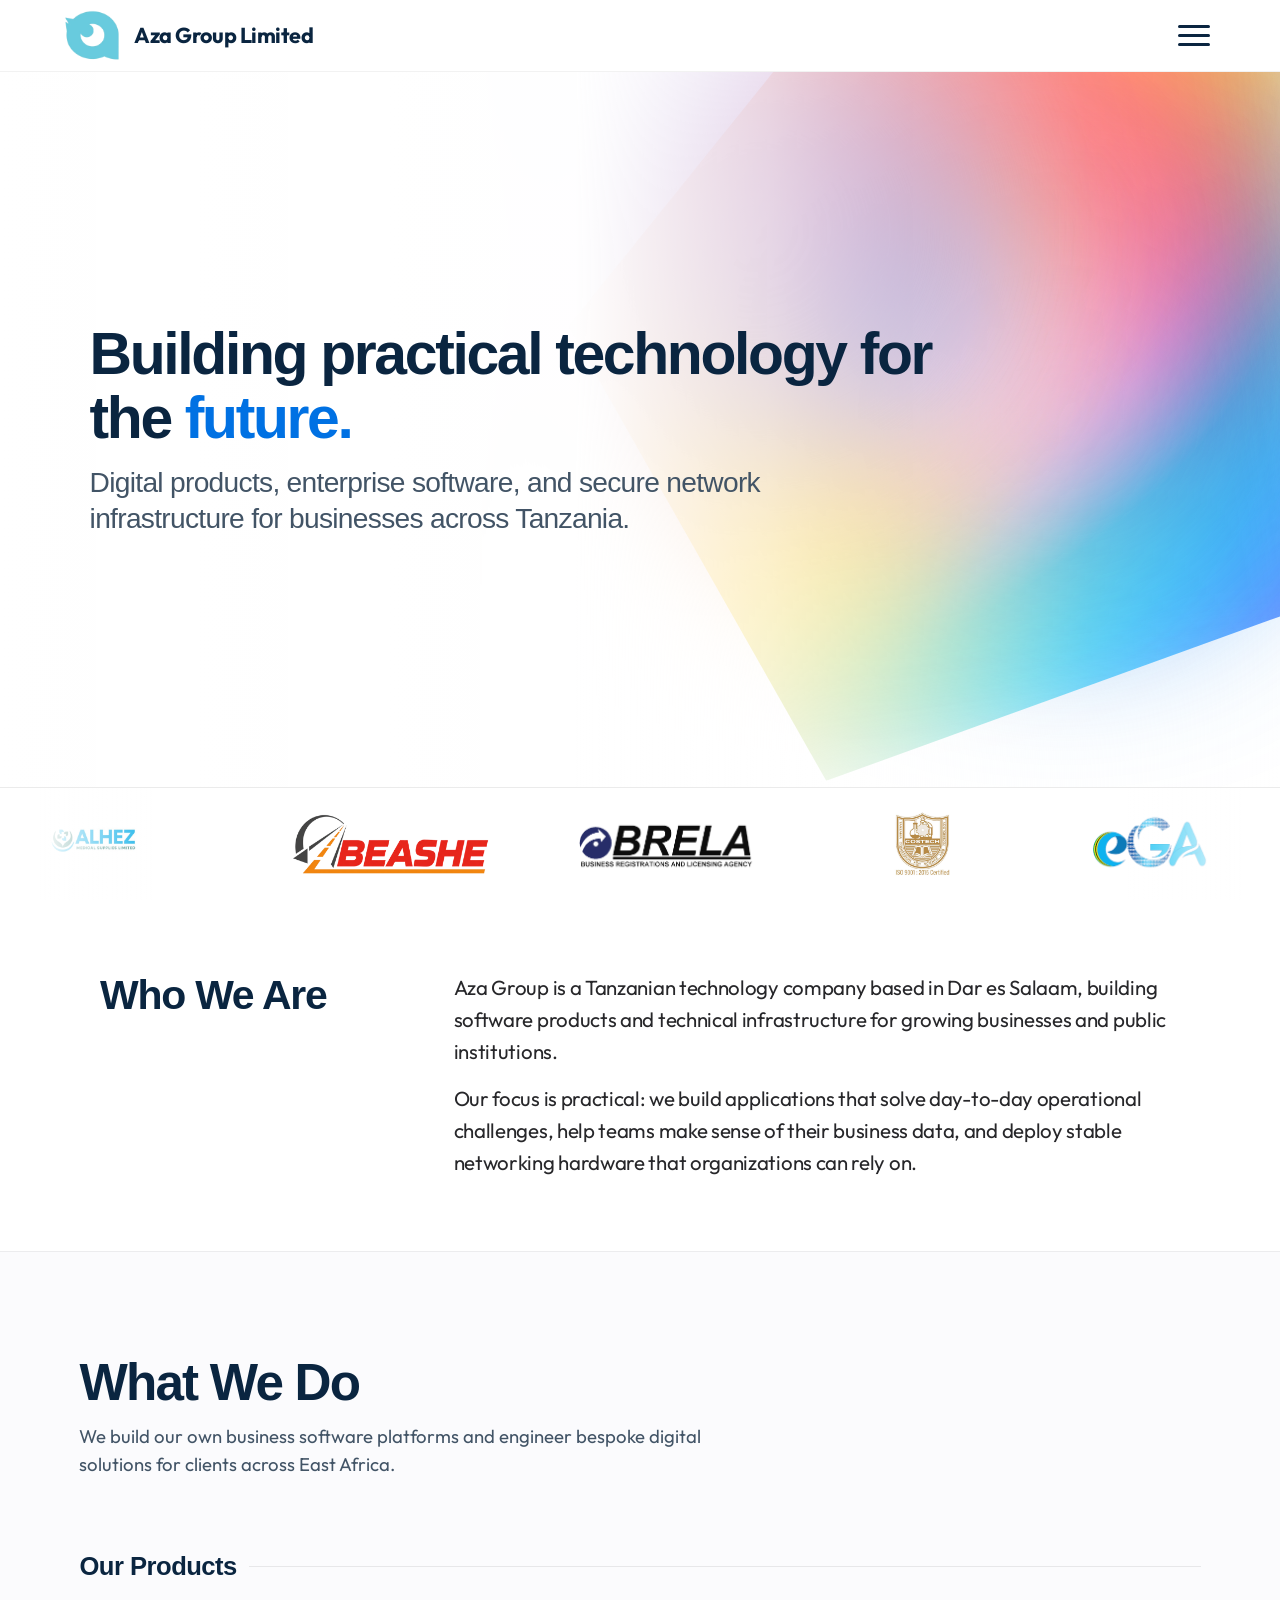
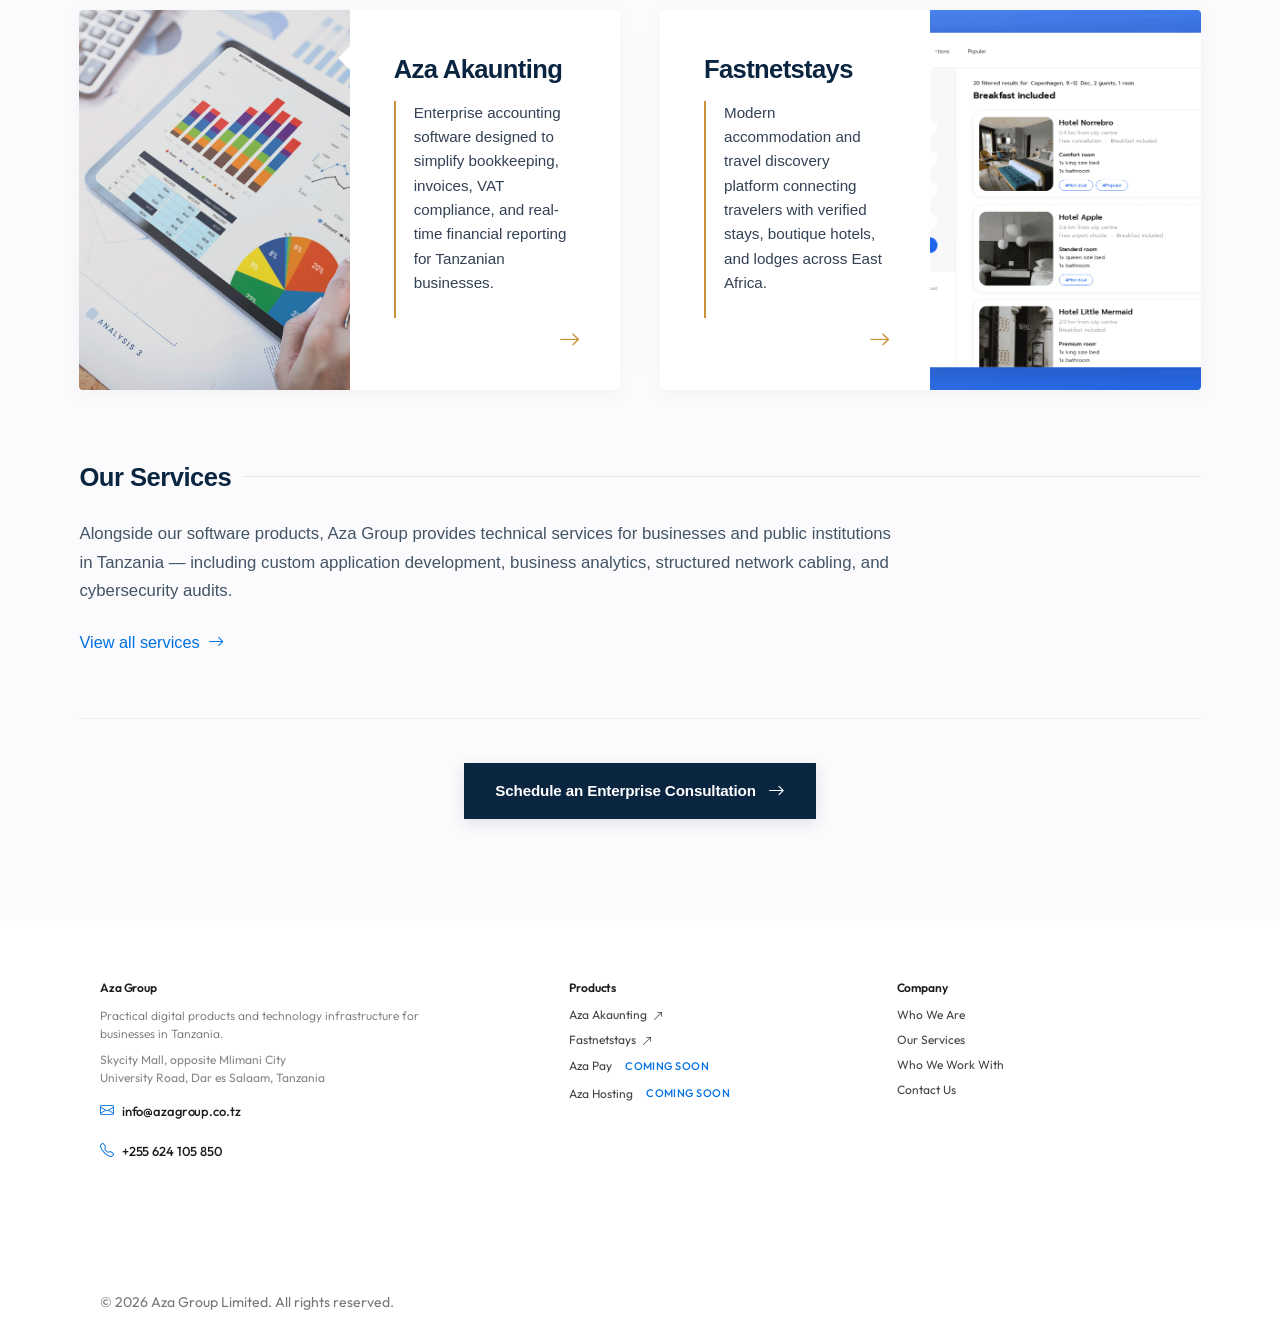
<file: index.html>
<!DOCTYPE html>
<html lang="en">
<head>
  <meta charset="UTF-8" />
  <meta name="viewport" content="width=device-width, initial-scale=1.0" />
  <title>Aza Group | Digital Products &amp; Enterprise Technology Tanzania</title>
  <meta name="description" content="Aza Group is a Tanzanian technology company building software products, enterprise accounting systems (Aza Akaunting), custom development, analytics, and infrastructure." />
  <meta name="keywords" content="Aza Group, Aza Group Tanzania, Aza Akaunting, Fastnetstays, Aza Pay, enterprise software Dar es Salaam, IT company Tanzania, digital transformation, network cabling, cybersecurity Tanzania" />
  <meta name="author" content="Aza Group Limited" />
  <meta name="robots" content="index, follow, max-image-preview:large, max-snippet:-1, max-video-preview:-1" />
  <meta name="googlebot" content="index, follow" />
  <meta name="geo.region" content="TZ-02" />
  <meta name="geo.placename" content="Dar es Salaam" />
  <link rel="canonical" href="https://azagroup.co.tz/" />

  <!-- Open Graph / Facebook -->
  <meta property="og:type" content="website" />
  <meta property="og:url" content="https://azagroup.co.tz/" />
  <meta property="og:title" content="Aza Group | Digital Products &amp; Enterprise Technology Tanzania" />
  <meta property="og:description" content="Aza Group builds business software products, custom development, and reliable technology infrastructure." />
  <meta property="og:image" content="https://azagroup.co.tz/assert/banner/aza_banner_akaunting.jpg" />
  <meta property="og:image:width" content="2048" />
  <meta property="og:image:height" content="1366" />
  <meta property="og:image:alt" content="Aza Group - Digital products and technology infrastructure in Tanzania" />
  <meta property="og:locale" content="en_TZ" />
  <meta property="og:site_name" content="Aza Group Limited" />

  <!-- Twitter Meta -->
  <meta name="twitter:card" content="summary_large_image" />
  <meta name="twitter:url" content="https://azagroup.co.tz/" />
  <meta name="twitter:title" content="Aza Group | Digital Products &amp; Enterprise Technology Tanzania" />
  <meta name="twitter:description" content="Aza Group builds business software products, custom development, and reliable technology infrastructure." />
  <meta name="twitter:image" content="https://azagroup.co.tz/assert/banner/aza_banner_akaunting.jpg" />
  <meta name="twitter:image:alt" content="Aza Group - Digital products and technology infrastructure in Tanzania" />

  <!-- Schema.org JSON-LD Structured Data for Google Rich Snippets -->
  <script type="application/ld+json">
  {
    "@context": "https://schema.org",
    "@type": "Organization",
    "name": "Aza Group Limited",
    "alternateName": "Aza Group",
    "url": "https://azagroup.co.tz/",
    "logo": "https://azagroup.co.tz/favicon-192.png",
    "description": "Aza Group is a Tanzanian technology company building digital products, enterprise accounting software, and providing IT services.",
    "telephone": "+255624105850",
    "email": "info@azagroup.co.tz",
    "address": {
      "@type": "PostalAddress",
      "streetAddress": "Skycity Mall, opposite Mlimani City, University Road",
      "addressLocality": "Dar es Salaam",
      "addressCountry": "TZ"
    },
    "sameAs": [
      "https://www.azakaunting.com",
      "https://www.fastnetstays.com"
    ],
    "hasOfferCatalog": {
      "@type": "OfferCatalog",
      "name": "Technology Products & Services",
      "itemListElement": [
        {
          "@type": "Offer",
          "itemOffered": {
            "@type": "SoftwareApplication",
            "name": "Aza Akaunting",
            "applicationCategory": "BusinessApplication",
            "operatingSystem": "Web",
            "url": "https://www.azakaunting.com"
          }
        },
        {
          "@type": "Offer",
          "itemOffered": {
            "@type": "Service",
            "name": "Custom Software Development"
          }
        },
        {
          "@type": "Offer",
          "itemOffered": {
            "@type": "Service",
            "name": "Data Science & Analytics"
          }
        },
        {
          "@type": "Offer",
          "itemOffered": {
            "@type": "Service",
            "name": "Networking & Structured Cabling"
          }
        },
        {
          "@type": "Offer",
          "itemOffered": {
            "@type": "Service",
            "name": "Cybersecurity Solutions"
          }
        }
      ]
    }
  }
  </script>

  <!-- Favicon & Brand Icons -->
  <link rel="icon" type="image/x-icon" href="favicon.ico" />
  <link rel="icon" type="image/png" sizes="192x192" href="favicon-192.png" />
  <link rel="apple-touch-icon" sizes="180x180" href="apple-touch-icon.png" />
  <link rel="manifest" href="site.webmanifest" />
  <meta name="theme-color" content="#000000" />

  <!-- Google Fonts: Jost & Outfit for hairline through extra-bold weights -->
  <link rel="preconnect" href="https://fonts.googleapis.com">
  <link rel="preconnect" href="https://fonts.gstatic.com" crossorigin>
  <link href="https://fonts.googleapis.com/css2?family=Jost:wght@100;200;300;400;500;600;700;800&family=Outfit:wght@100;200;300;400;500;600;700;800&display=swap" rel="stylesheet">

  <!-- Bootstrap 5.3.3 CSS -->
  <link href="https://cdn.jsdelivr.net/npm/bootstrap@5.3.3/dist/css/bootstrap.min.css" rel="stylesheet" />
  <!-- Bootstrap Icons -->
  <link href="https://cdn.jsdelivr.net/npm/bootstrap-icons@1.11.3/font/bootstrap-icons.min.css" rel="stylesheet" />

  <!-- Dedicated Custom CSS -->
  <link rel="stylesheet" href="css/style.css?v=exactfit101" />
  <!-- Apple & Stripe Design System for Hero & Polished Interactions -->
  <link rel="stylesheet" href="css/apple-style.css?v=sharpfontsallsections1" />
</head>
<body>

  <!-- ========================================================
       FULLSCREEN NAVIGATION OVERLAY
       ======================================================== -->
  <dialog class="menu-overlay" id="menuOverlay" aria-label="Site menu">
    <button class="close-menu-btn" id="closeMenuBtn" type="button" aria-label="Close Menu">
      <i class="bi bi-x-lg"></i>
    </button>
    <div class="container">
      <div class="row">
        <div class="col-lg-8">
          <div class="menu-nav-links d-flex flex-column">
            <a href="#who-we-are">Who We Are</a>
            <a href="#what-we-do">What We Do</a>
            <a href="#products">Our Products</a>
            <a href="services.html">Our Services</a>
            <a href="#partners">Our Partners</a>
            <a href="contact.html">Contact Us</a>
          </div>
        </div>
        <div class="col-lg-4 d-none d-lg-flex flex-column justify-content-end text-start border-start border-dark border-opacity-10 ps-5">
          <p class="text-uppercase tracking-wider text-muted small fw-bold">Headquarters</p>
          <h5 class="fw-semibold text-dark mb-2">Dar es Salaam, Tanzania</h5>
          <p class="text-secondary small mb-3">Skycity Mall, opposite Mlimani City, University Road</p>
          <div class="menu-contact-info d-flex flex-column gap-2">
            <a class="menu-contact-link" href="mailto:info@azagroup.co.tz">
              <i class="bi bi-envelope"></i>
              <span>info@azagroup.co.tz</span>
            </a>
            <a class="menu-contact-link" href="tel:+255624105850">
              <i class="bi bi-telephone"></i>
              <span>+255 624 105 850</span>
            </a>
          </div>
        </div>
      </div>
    </div>
  </dialog>

  <!-- ========================================================
       APPLE-STYLE STICKY NAVIGATION BAR (STANDALONE TOP HEADER)
       ======================================================== -->
  <header class="hero-header apple-nav-bar d-flex justify-content-between align-items-center">
    <!-- Logo + Brand Name -->
    <a href="index.html" class="brand-logo" aria-label="Aza Group home">
      <img src="assert/banner/aza_logo_hero.png?v=cyanmark1" alt="Aza Group" class="hero-brand-image" width="310" height="288" />
      <span class="brand-company-name">Aza Group Limited</span>
    </a>

    <!-- Right Header Action: Maintained Hamburger Menu (Triple 3-Bar) -->
    <div class="nav-actions">
      <button class="menu-hamburger" id="hamburgerBtn" type="button" aria-label="Open Menu" aria-controls="menuOverlay" aria-expanded="false">
        <span></span>
        <span></span>
        <span></span>
      </button>
    </div>
  </header>

  <!-- ========================================================
       STRIPE-STYLE FULL-HEIGHT HERO SECTION (100vh) WITH GRADIENT MESH
       ======================================================== -->
  <section class="hero-container stripe-hero-section">

    <!-- Ambient Stripe-Style Colorful Glow Mesh in Top/Right Corner -->
    <div class="stripe-mesh-backdrop" aria-hidden="true">
      <div class="stripe-prism-shape"></div>
      <div class="stripe-glow-layer stripe-glow-1"></div>
      <div class="stripe-glow-layer stripe-glow-2"></div>
      <div class="stripe-glow-layer stripe-glow-3"></div>
      <div class="stripe-glow-layer stripe-glow-4"></div>
      <div class="stripe-glow-canvas"></div>
    </div>

    <!-- Main Content Container (Left-Aligned, Stripe-Inspired) -->
    <div class="stripe-hero-inner">
      <div class="stripe-hero-content">

        <!-- Headline: Direct, Commercial Value Proposition -->
        <h1 class="stripe-hero-title">
          <span class="stripe-title-row-1">Building practical technology for the <span class="stripe-text-gradient">future.</span></span>
          <span class="stripe-title-row-2">Digital products, enterprise software, and secure network infrastructure for businesses across Tanzania.</span>
        </h1>

      </div>
    </div>

    <!-- Continuous Infinite Moving Partner Logo Strip (Marquee - Integrated into 100vh Hero) -->
    <div id="partners" class="stripe-partners-marquee-wrapper" aria-label="Our Trusted Partners and Clients">
      <div class="stripe-partners-marquee-track">

        <!-- Set 1 -->
        <div class="stripe-marquee-group">
          <div class="stripe-partner-item" title="Alhez Medical Supplies Limited">
            <img src="client_logo/alhez_logo.jpeg" alt="Alhez Medical Supplies" loading="eager" />
          </div>
          <div class="stripe-partner-item" title="Beashe">
            <img src="client_logo/beashe.png" alt="Beashe" loading="eager" />
          </div>
          <div class="stripe-partner-item" title="BRELA">
            <img src="client_logo/brelera.png" alt="BRELA" loading="eager" />
          </div>
          <div class="stripe-partner-item" title="COSTECH">
            <img src="client_logo/costech.jpg" alt="COSTECH" loading="eager" />
          </div>
          <div class="stripe-partner-item" title="e-Government Authority">
            <img src="client_logo/ega.png" alt="eGA" loading="eager" />
          </div>
          <div class="stripe-partner-item" title="ICT Commission">
            <img src="client_logo/ict%20commisoni.jpg" alt="ICT Commission" loading="eager" />
          </div>
          <div class="stripe-partner-item" title="Jobarn">
            <img src="client_logo/jobarn%20logo.jpeg" alt="Jobarn" loading="eager" />
          </div>
          <div class="stripe-partner-item" title="Parliament of Tanzania">
            <img src="client_logo/national%20parlimant.jpg" alt="Parliament of Tanzania" loading="eager" />
          </div>
          <div class="stripe-partner-item" title="TCRA">
            <img src="client_logo/tcra.jpg" alt="TCRA" loading="eager" />
          </div>
          <div class="stripe-partner-item" title="TRA">
            <img src="client_logo/tra.png" alt="TRA" loading="eager" />
          </div>
          <div class="stripe-partner-item" title="UDOM">
            <img src="client_logo/udom.png" alt="UDOM" loading="eager" />
          </div>
        </div>

        <!-- Set 2 (Duplicate for Seamless Infinite Loop) -->
        <div class="stripe-marquee-group" aria-hidden="true">
          <div class="stripe-partner-item" title="Alhez Medical Supplies Limited">
            <img src="client_logo/alhez_logo.jpeg" alt="Alhez Medical Supplies" loading="lazy" />
          </div>
          <div class="stripe-partner-item" title="Beashe">
            <img src="client_logo/beashe.png" alt="Beashe" loading="lazy" />
          </div>
          <div class="stripe-partner-item" title="BRELA">
            <img src="client_logo/brelera.png" alt="BRELA" loading="lazy" />
          </div>
          <div class="stripe-partner-item" title="COSTECH">
            <img src="client_logo/costech.jpg" alt="COSTECH" loading="lazy" />
          </div>
          <div class="stripe-partner-item" title="e-Government Authority">
            <img src="client_logo/ega.png" alt="eGA" loading="lazy" />
          </div>
          <div class="stripe-partner-item" title="ICT Commission">
            <img src="client_logo/ict%20commisoni.jpg" alt="ICT Commission" loading="lazy" />
          </div>
          <div class="stripe-partner-item" title="Jobarn">
            <img src="client_logo/jobarn%20logo.jpeg" alt="Jobarn" loading="lazy" />
          </div>
          <div class="stripe-partner-item" title="Parliament of Tanzania">
            <img src="client_logo/national%20parlimant.jpg" alt="Parliament of Tanzania" loading="lazy" />
          </div>
          <div class="stripe-partner-item" title="TCRA">
            <img src="client_logo/tcra.jpg" alt="TCRA" loading="lazy" />
          </div>
          <div class="stripe-partner-item" title="TRA">
            <img src="client_logo/tra.png" alt="TRA" loading="lazy" />
          </div>
          <div class="stripe-partner-item" title="UDOM">
            <img src="client_logo/udom.png" alt="UDOM" loading="lazy" />
          </div>
        </div>

      </div>
    </div>

  </section>

  <section id="who-we-are" class="about-section" aria-labelledby="about-heading">
    <div class="about-layout">
      <h2 id="about-heading">Who We Are</h2>
      <div class="about-copy">
        <p>Aza Group is a Tanzanian technology company based in Dar es Salaam, building software products and technical infrastructure for growing businesses and public institutions.</p>
        <p>Our focus is practical: we build applications that solve day-to-day operational challenges, help teams make sense of their business data, and deploy stable networking hardware that organizations can rely on.</p>
      </div>
    </div>
  </section>

  <!-- ========================================================
       WHAT WE DO - PRODUCTS & SERVICES OVERVIEW
       ======================================================== -->
  <section id="what-we-do" class="sectors-section tata-verticals-section" aria-labelledby="sectors-heading">
    <div class="sectors-container">
      <div class="sectors-intro">
        <h2 id="sectors-heading">What We Do</h2>
        <p>We build our own business software platforms and engineer bespoke digital solutions for clients across East Africa.</p>
      </div>

      <!-- Group 1: Products -->
      <div class="tata-category-group" id="products">
        <h3 class="tata-category-title">Our Products</h3>
        <div class="tata-verticals-grid">

          <!-- Card 1: Aza Akaunting (Photo + Text with Notch) -->
          <article class="tata-vertical-card tata-card-split">
            <div class="tata-card-media">
              <img src="assert/banner/aza_banner_akaunting.jpg" alt="Aza Akaunting enterprise financial platform" loading="lazy" />
            </div>
            <div class="tata-card-body tata-card-white tata-notch-left">
              <h4 class="tata-card-title">Aza Akaunting</h4>
              <p class="tata-card-desc">
                Enterprise accounting software designed to simplify bookkeeping, invoices, VAT compliance, and real-time financial reporting for Tanzanian businesses.
              </p>
              <a href="https://www.azakaunting.com" target="_blank" rel="noopener noreferrer" class="tata-card-arrow-btn" aria-label="Visit Aza Akaunting">
                <i class="bi bi-arrow-right" aria-hidden="true"></i>
              </a>
            </div>
          </article>

          <!-- Card 2: Fastnetstays (Photo + Text with Notch using newly added fastnetbooking.png) -->
          <article class="tata-vertical-card tata-card-split tata-reverse-order">
            <div class="tata-card-body tata-card-white tata-notch-right">
              <h4 class="tata-card-title">Fastnetstays</h4>
              <p class="tata-card-desc">
                Modern accommodation and travel discovery platform connecting travelers with verified stays, boutique hotels, and lodges across East Africa.
              </p>
              <a href="https://www.fastnetstays.com" target="_blank" rel="noopener noreferrer" class="tata-card-arrow-btn" aria-label="Visit Fastnetstays">
                <i class="bi bi-arrow-right" aria-hidden="true"></i>
              </a>
            </div>
            <div class="tata-card-media">
              <img src="assert/banner/fastnetbooking.png" alt="Fastnetstays booking platform" loading="lazy" />
            </div>
          </article>

        </div>
      </div>

      <!-- Group 2: Services -->
      <div class="tata-category-group" id="services">
        <h3 class="tata-category-title">Our Services</h3>
        <p class="tata-category-desc">
          Alongside our software products, Aza Group provides technical services for businesses and public institutions in Tanzania — including custom application development, business analytics, structured network cabling, and cybersecurity audits.
        </p>
        <a href="services.html" class="services-clean-link">
          <span>View all services</span>
          <i class="bi bi-arrow-right" aria-hidden="true"></i>
        </a>
      </div>

      <!-- Clean Pre-Footer Call to Action (Sharp-Corner Card) -->
      <div class="pre-footer-cta">
        <a class="pre-footer-sharp-btn" href="contact.html">
          <span>Schedule an Enterprise Consultation</span>
          <i class="bi bi-arrow-right" aria-hidden="true"></i>
        </a>
      </div>

    </div>
  </section>

  <!-- ========================================================
       SECTION 7: COMPLETE COMPREHENSIVE FOOTER
       ======================================================== -->
  <footer id="footer" class="site-footer">
    <div class="footer-container">
      <div class="footer-grid">
        <div class="footer-column">
          <h2 class="footer-col-title">Aza Group</h2>
          <p class="footer-brand-desc">Practical digital products and technology infrastructure for businesses in Tanzania.</p>
          <address class="footer-address">
            Skycity Mall, opposite Mlimani City<br />
            University Road, Dar es Salaam, Tanzania
          </address>
          <div class="footer-contact-block">
            <a href="mailto:info@azagroup.co.tz" class="footer-contact-item">
              <i class="bi bi-envelope"></i>
              <span>info@azagroup.co.tz</span>
            </a>
            <a href="tel:+255624105850" class="footer-contact-item">
              <i class="bi bi-telephone"></i>
              <span>+255 624 105 850</span>
            </a>
          </div>
        </div>

        <nav class="footer-column" aria-labelledby="footer-products">
          <h2 id="footer-products" class="footer-col-title">Products</h2>
          <ul class="footer-links">
            <li><a href="https://www.azakaunting.com" target="_blank" rel="noopener">Aza Akaunting <i class="bi bi-arrow-up-right small"></i></a></li>
            <li><a href="https://www.fastnetstays.com" target="_blank" rel="noopener">Fastnetstays <i class="bi bi-arrow-up-right small"></i></a></li>
            <li><a href="#upcoming">Aza Pay <span class="badge-soon">Coming soon</span></a></li>
            <li><a href="#upcoming">Aza Hosting <span class="badge-soon">Coming soon</span></a></li>
          </ul>
        </nav>

        <nav class="footer-column" aria-labelledby="footer-company">
          <h2 id="footer-company" class="footer-col-title">Company</h2>
          <ul class="footer-links">
            <li><a href="#who-we-are">Who We Are</a></li>
            <li><a href="services.html">Our Services</a></li>
            <li><a href="#partners">Who We Work With</a></li>
            <li><a href="contact.html">Contact Us</a></li>
          </ul>
        </nav>
      </div>
      
      <div class="footer-bottom">
        <p class="footer-copyright">&copy; 2026 Aza Group Limited. All rights reserved.</p>
      </div>
    </div>
  </footer>

  <!-- ========================================================
       SCRIPTS: jQuery 3.7.1, Bootstrap 5 Bundle, Custom JS
       ======================================================== -->
  <script src="https://code.jquery.com/jquery-3.7.1.min.js"></script>
  <script src="https://cdn.jsdelivr.net/npm/bootstrap@5.3.3/dist/js/bootstrap.bundle.min.js"></script>
  <!-- Dedicated jQuery & Custom JS File -->
  <script src="js/main.js?v=7"></script>

</body>
</html>
</file>
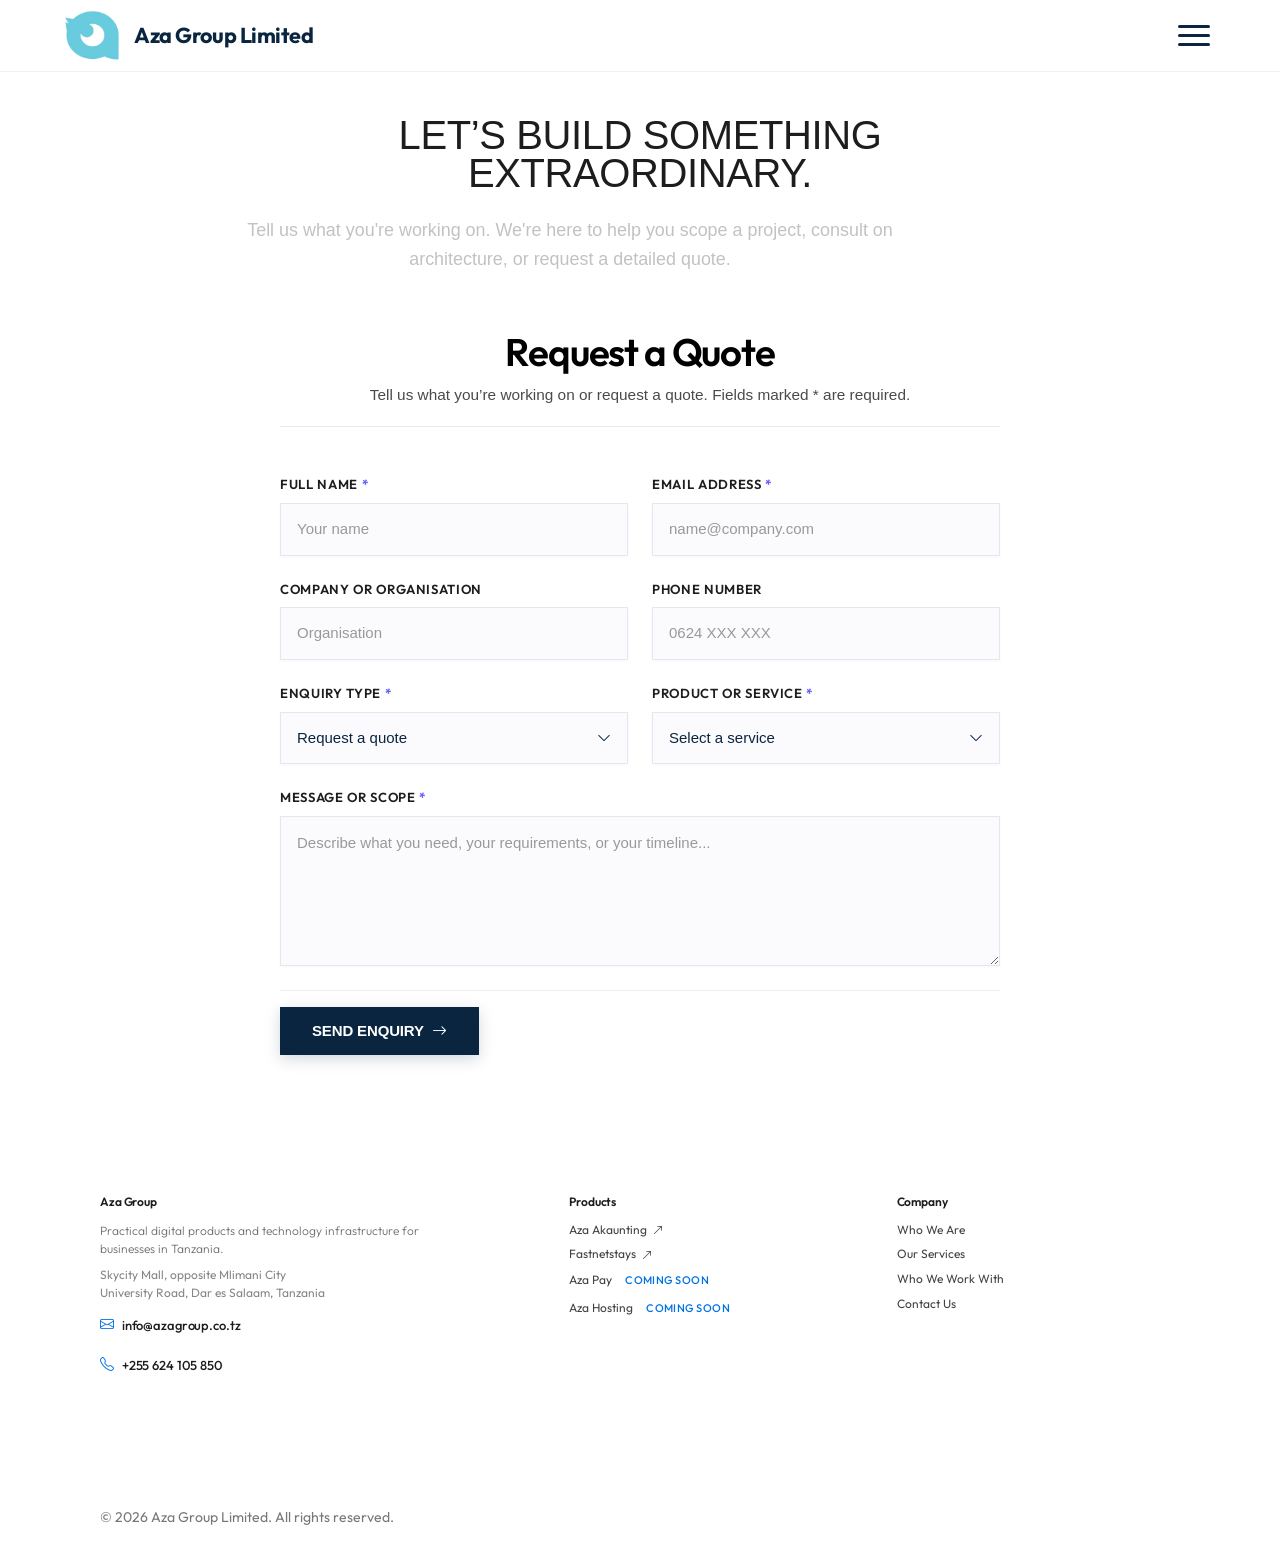
<file: contact.html>
<!DOCTYPE html>
<html lang="en">
<head>
  <meta charset="UTF-8" />
  <meta name="viewport" content="width=device-width, initial-scale=1.0" />
  <title>Contact Us &amp; Request a Quote | Aza Group Tanzania</title>
  <meta name="description" content="Get in touch with Aza Group in Dar es Salaam, Tanzania. Request a quote or consult our team on custom software, data analytics, networking, and cybersecurity." />
  <meta name="keywords" content="Contact Aza Group, request quote software Tanzania, hire developers Dar es Salaam, IT consultation Tanzania" />
  <meta name="author" content="Aza Group Limited" />
  <meta name="robots" content="index, follow, max-image-preview:large, max-snippet:-1, max-video-preview:-1" />
  <meta name="googlebot" content="index, follow" />
  <meta name="geo.region" content="TZ-02" />
  <meta name="geo.placename" content="Dar es Salaam" />
  <link rel="canonical" href="https://azagroup.co.tz/contact.html" />

  <!-- Open Graph / Facebook -->
  <meta property="og:type" content="website" />
  <meta property="og:url" content="https://azagroup.co.tz/contact.html" />
  <meta property="og:title" content="Contact Us &amp; Request a Quote | Aza Group Tanzania" />
  <meta property="og:description" content="Get in touch with Aza Group in Dar es Salaam. Request a quote or consult on software development and IT infrastructure." />
  <meta property="og:image" content="https://azagroup.co.tz/assert/banner/aza_banner_akaunting.jpg" />
  <meta property="og:image:width" content="2048" />
  <meta property="og:image:height" content="1366" />
  <meta property="og:image:alt" content="Aza Group - Technology services in Tanzania" />
  <meta property="og:locale" content="en_TZ" />
  <meta property="og:site_name" content="Aza Group" />

  <!-- Twitter Meta -->
  <meta name="twitter:card" content="summary_large_image" />
  <meta name="twitter:url" content="https://azagroup.co.tz/contact.html" />
  <meta name="twitter:title" content="Contact Us &amp; Request a Quote | Aza Group Tanzania" />
  <meta name="twitter:description" content="Get in touch with Aza Group in Dar es Salaam. Request a quote or consult on software development and IT infrastructure." />
  <meta name="twitter:image" content="https://azagroup.co.tz/assert/banner/aza_banner_akaunting.jpg" />
  <meta name="twitter:image:alt" content="Aza Group - Technology services in Tanzania" />

  <!-- Schema.org ContactPage JSON-LD -->
  <script type="application/ld+json">
  {
    "@context": "https://schema.org",
    "@type": "ContactPage",
    "name": "Contact Aza Group",
    "description": "Contact form and details for Aza Group in Dar es Salaam, Tanzania.",
    "url": "https://azagroup.co.tz/contact.html",
    "mainEntity": {
      "@type": "Organization",
      "name": "Aza Group Limited",
      "telephone": "+255624105850",
      "email": "info@azagroup.co.tz",
      "address": {
        "@type": "PostalAddress",
        "streetAddress": "Skycity Mall, opposite Mlimani City, University Road",
        "addressLocality": "Dar es Salaam",
        "addressCountry": "TZ"
      }
    }
  }
  </script>

  <!-- Favicon & Brand Icons -->
  <link rel="icon" type="image/x-icon" href="favicon.ico" />
  <link rel="icon" type="image/png" sizes="192x192" href="favicon-192.png" />
  <link rel="apple-touch-icon" sizes="180x180" href="apple-touch-icon.png" />
  <link rel="manifest" href="site.webmanifest" />
  <meta name="theme-color" content="#000000" />

  <!-- Google Fonts: Jost & Outfit -->
  <link rel="preconnect" href="https://fonts.googleapis.com">
  <link rel="preconnect" href="https://fonts.gstatic.com" crossorigin>
  <link href="https://fonts.googleapis.com/css2?family=Jost:wght@100;200;300;400;500;600;700;800&family=Outfit:wght@100;200;300;400;500;600;700;800&display=swap" rel="stylesheet">

  <!-- Bootstrap 5.3.3 CSS & Icons -->
  <link href="https://cdn.jsdelivr.net/npm/bootstrap@5.3.3/dist/css/bootstrap.min.css" rel="stylesheet" />
  <link href="https://cdn.jsdelivr.net/npm/bootstrap-icons@1.11.3/font/bootstrap-icons.min.css" rel="stylesheet" />

  <!-- Dedicated Custom CSS -->
  <link rel="stylesheet" href="css/style.css?v=cleansiteflow1" />
  <!-- Apple Design System for Hero & Polished Interactions -->
  <link rel="stylesheet" href="css/apple-style.css?v=sharpfontsallsections1" />
</head>
<body class="contact-page">

  <!-- ========================================================
       FULLSCREEN NAVIGATION OVERLAY
       ======================================================== -->
  <dialog class="menu-overlay" id="menuOverlay" aria-label="Site menu">
    <button class="close-menu-btn" id="closeMenuBtn" type="button" aria-label="Close Menu">
      <i class="bi bi-x-lg"></i>
    </button>
    <div class="container">
      <div class="row">
        <div class="col-lg-8">
          <div class="menu-nav-links d-flex flex-column">
            <a href="index.html#who-we-are">Who We Are</a>
            <a href="index.html#what-we-do">What We Do</a>
            <a href="index.html#products">Our Products</a>
            <a href="services.html">Our Services</a>
            <a href="index.html#partners">Who We Work With</a>
            <a href="contact.html">Contact Us</a>
          </div>
        </div>
        <div class="col-lg-4 d-none d-lg-flex flex-column justify-content-end text-start border-start border-dark border-opacity-10 ps-5">
          <p class="text-uppercase tracking-wider text-muted small fw-bold">Headquarters</p>
          <h5 class="fw-semibold text-dark mb-2">Dar es Salaam, Tanzania</h5>
          <p class="text-secondary small mb-3">Skycity Mall, opposite Mlimani City, University Road</p>
          <div class="menu-contact-info d-flex flex-column gap-2">
            <a class="menu-contact-link" href="mailto:info@azagroup.co.tz">
              <i class="bi bi-envelope"></i>
              <span>info@azagroup.co.tz</span>
            </a>
            <a class="menu-contact-link" href="tel:+255624105850">
              <i class="bi bi-telephone"></i>
              <span>+255 624 105 850</span>
            </a>
          </div>
        </div>
      </div>
    </div>
  </dialog>

  <!-- ========================================================
       APPLE-STYLE STICKY NAVIGATION BAR (STANDALONE TOP HEADER)
       ======================================================== -->
  <header class="hero-header apple-nav-bar d-flex justify-content-between align-items-center">
    <a href="index.html" class="brand-logo" aria-label="Aza Group home">
      <img src="assert/banner/aza_logo_hero.png?v=cyanmark1" alt="Aza Group" class="hero-brand-image" width="310" height="288" />
      <span class="brand-company-name">Aza Group Limited</span>
    </a>

    <!-- Right Header Actions (Clean Hamburger Menu Maintained) -->
    <div class="nav-actions">
      <button class="menu-hamburger" id="hamburgerBtn" type="button" aria-label="Open Menu" aria-controls="menuOverlay" aria-expanded="false">
        <span></span>
        <span></span>
        <span></span>
      </button>
    </div>
  </header>

  <!-- ========================================================
       APPLE-STYLE HERO BANNER (CLEAN, NO IMAGE)
       ======================================================== -->
  <section class="contact-hero-banner apple-contact-hero">
    <div class="contact-hero-content apple-hero-stage">
      <h1 class="hero-title apple-hero-title">
        Let’s build something extraordinary.
      </h1>
      <p class="contact-hero-sub apple-hero-subtitle">
        Tell us what you're working on. We're here to help you scope a project, consult on architecture, or request a detailed quote.
      </p>
    </div>
  </section>

  <!-- ========================================================
       CLEAN BORDERLESS FORM SECTION (WHITE BACKGROUND)
       ======================================================== -->
  <main class="contact-form-section">
    <div class="borderless-form-container">
      <div class="clean-form-intro text-center mb-5">
        <h2>Request a Quote</h2>
        <p>Tell us what you’re working on or request a quote. Fields marked * are required.</p>
      </div>

      <form id="quoteForm" action="send-enquiry.php" method="post" novalidate>
        <div class="row g-4">
          <div class="col-sm-6">
            <div class="field-item">
              <label for="enquiry-name">Full Name <span class="req">*</span></label>
              <input id="enquiry-name" name="name" type="text" autocomplete="name" maxlength="100" placeholder="Your name" required />
            </div>
          </div>

          <div class="col-sm-6">
            <div class="field-item">
              <label for="enquiry-email">Email Address <span class="req">*</span></label>
              <input id="enquiry-email" name="email" type="email" autocomplete="email" maxlength="254" placeholder="name@company.com" required />
            </div>
          </div>

          <div class="col-sm-6">
            <div class="field-item">
              <label for="enquiry-company">Company or Organisation</label>
              <input id="enquiry-company" name="company" type="text" autocomplete="organization" maxlength="120" placeholder="Organisation" />
            </div>
          </div>

          <div class="col-sm-6">
            <div class="field-item">
              <label for="enquiry-phone">Phone Number</label>
              <input id="enquiry-phone" name="phone" type="tel" autocomplete="tel" maxlength="32" placeholder="0624 XXX XXX" />
            </div>
          </div>

          <div class="col-sm-6">
            <div class="field-item">
              <label for="enquiry-kind">Enquiry Type <span class="req">*</span></label>
              <select id="enquiry-kind" name="kind" required>
                <option value="quote">Request a quote</option>
                <option value="general">General enquiry</option>
              </select>
            </div>
          </div>

          <div class="col-sm-6">
            <div class="field-item">
              <label for="enquiry-service">Product or Service <span class="req">*</span></label>
              <select id="enquiry-service" name="service" required>
                <option value="">Select a service</option>
                <option>Aza Akaunting</option>
                <option>Fastnetstays</option>
                <option>Custom Software Development</option>
                <option>Data Science &amp; Analytics</option>
                <option>Networking &amp; Cabling</option>
                <option>Cybersecurity</option>
                <option>Other / Not sure</option>
              </select>
            </div>
          </div>

          <div class="col-12">
            <div class="field-item">
              <label for="enquiry-message">Message or Scope <span class="req">*</span></label>
              <textarea id="enquiry-message" name="message" rows="5" maxlength="3000" placeholder="Describe what you need, your requirements, or your timeline..." required></textarea>
            </div>
          </div>
        </div>

        <!-- Honeypot anti-spam -->
        <div hidden>
          <label for="enquiry-website">Leave this field empty</label>
          <input id="enquiry-website" name="website" type="text" tabindex="-1" autocomplete="off" />
        </div>

        <div class="borderless-form-action mt-4 pt-3">
          <button class="neat-submit-btn" type="submit">
            <span>Send Enquiry</span>
            <i class="bi bi-arrow-right"></i>
          </button>
        </div>

        <p class="quote-status mt-3 mb-0" id="quoteStatus" role="status" aria-live="polite"></p>
      </form>
    </div>
  </main>

  <!-- ========================================================
       SHARED COMPREHENSIVE FOOTER (IDENTICAL TO HOME)
       ======================================================== -->
  <footer id="footer" class="site-footer">
    <div class="footer-container">
      <div class="footer-grid">
        <div class="footer-column">
          <h2 class="footer-col-title">Aza Group</h2>
          <p class="footer-brand-desc">Practical digital products and technology infrastructure for businesses in Tanzania.</p>
          <address class="footer-address">
            Skycity Mall, opposite Mlimani City<br />
            University Road, Dar es Salaam, Tanzania
          </address>
          <div class="footer-contact-block">
            <a href="mailto:info@azagroup.co.tz" class="footer-contact-item">
              <i class="bi bi-envelope"></i>
              <span>info@azagroup.co.tz</span>
            </a>
            <a href="tel:+255624105850" class="footer-contact-item">
              <i class="bi bi-telephone"></i>
              <span>+255 624 105 850</span>
            </a>
          </div>
        </div>

        <nav class="footer-column" aria-labelledby="footer-products">
          <h2 id="footer-products" class="footer-col-title">Products</h2>
          <ul class="footer-links">
            <li><a href="https://www.azakaunting.com" target="_blank" rel="noopener">Aza Akaunting <i class="bi bi-arrow-up-right small"></i></a></li>
            <li><a href="https://www.fastnetstays.com" target="_blank" rel="noopener">Fastnetstays <i class="bi bi-arrow-up-right small"></i></a></li>
            <li><a href="index.html#upcoming">Aza Pay <span class="badge-soon">Coming soon</span></a></li>
            <li><a href="index.html#upcoming">Aza Hosting <span class="badge-soon">Coming soon</span></a></li>
          </ul>
        </nav>

        <nav class="footer-column" aria-labelledby="footer-company">
          <h2 id="footer-company" class="footer-col-title">Company</h2>
          <ul class="footer-links">
            <li><a href="index.html#who-we-are">Who We Are</a></li>
            <li><a href="services.html">Our Services</a></li>
            <li><a href="index.html#partners">Who We Work With</a></li>
            <li><a href="contact.html">Contact Us</a></li>
          </ul>
        </nav>
      </div>
      
      <div class="footer-bottom">
        <p class="footer-copyright">&copy; 2026 Aza Group Limited. All rights reserved.</p>
      </div>
    </div>
  </footer>

  <script src="https://code.jquery.com/jquery-3.7.1.min.js"></script>
  <script src="https://cdn.jsdelivr.net/npm/bootstrap@5.3.3/dist/js/bootstrap.bundle.min.js"></script>
  <script src="js/main.js?v=6"></script>
  <script src="js/contact.js" defer></script>
</body>
</html>
</file>
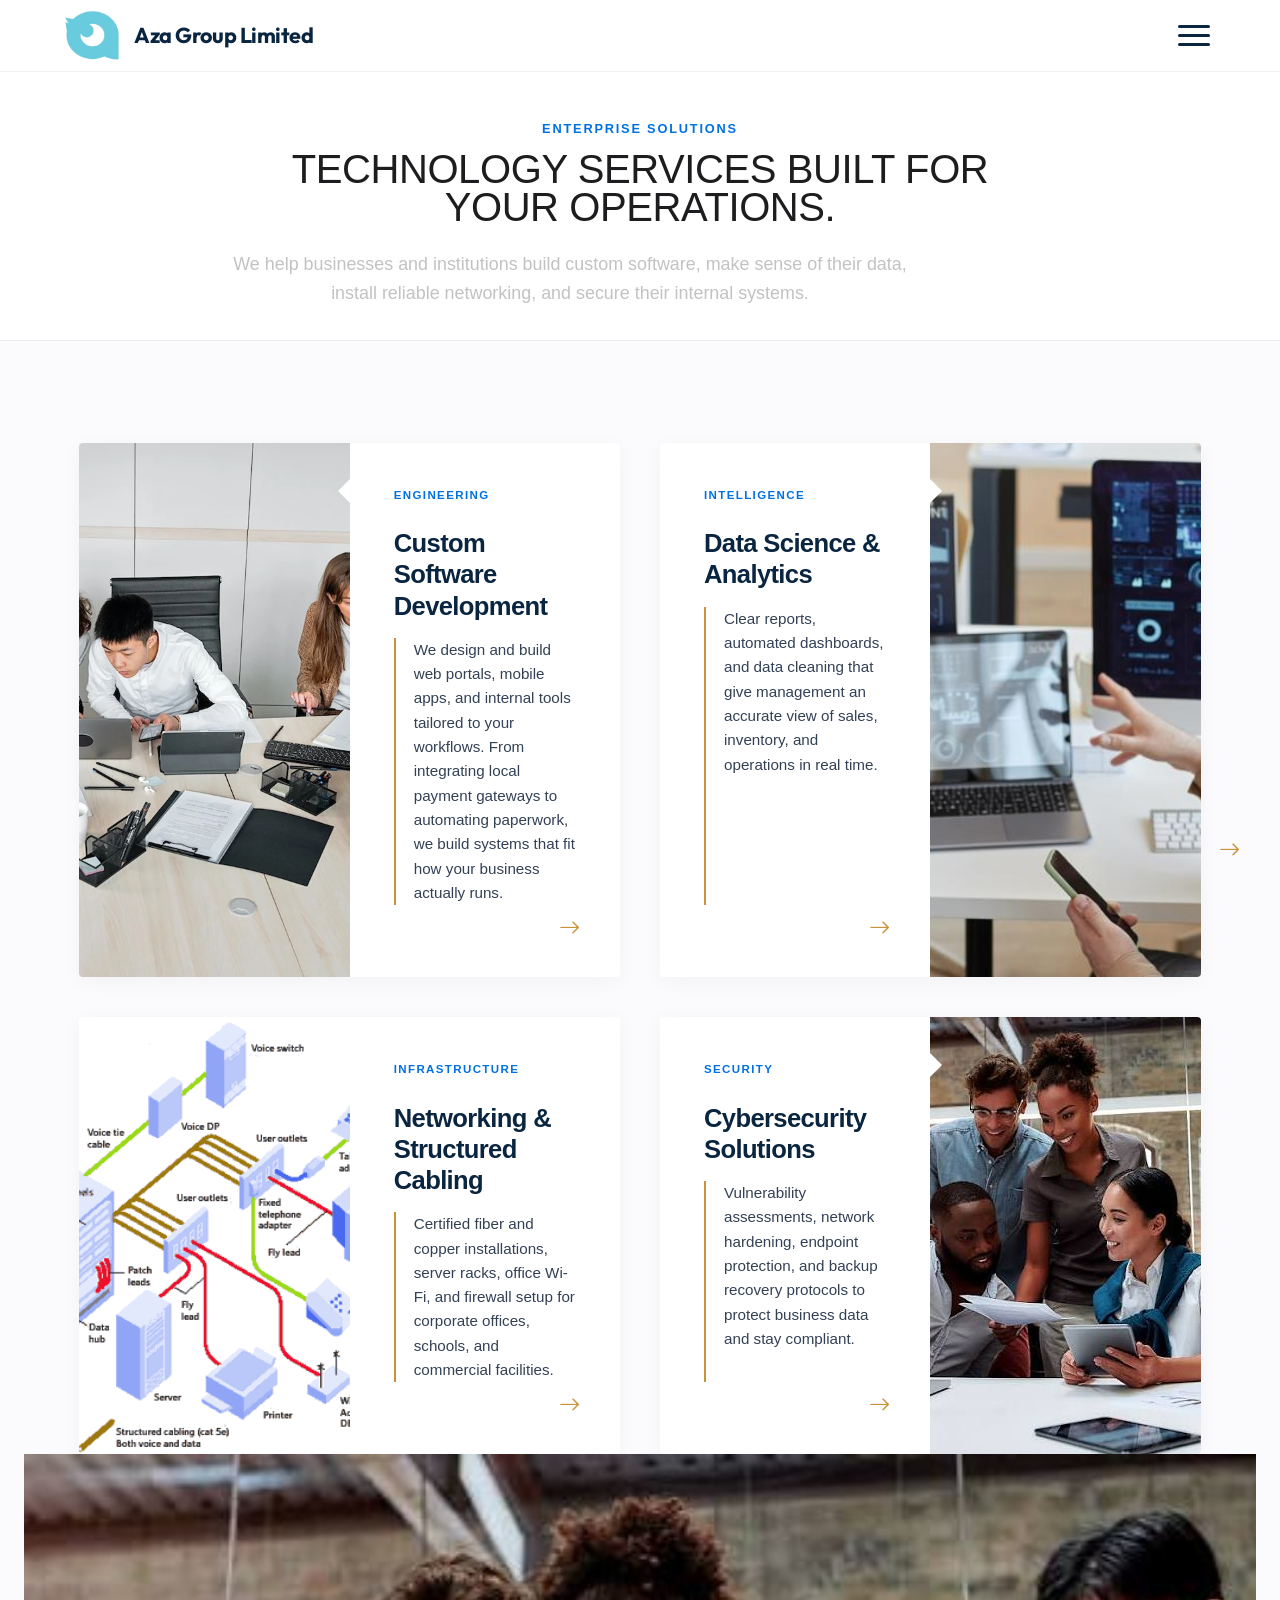
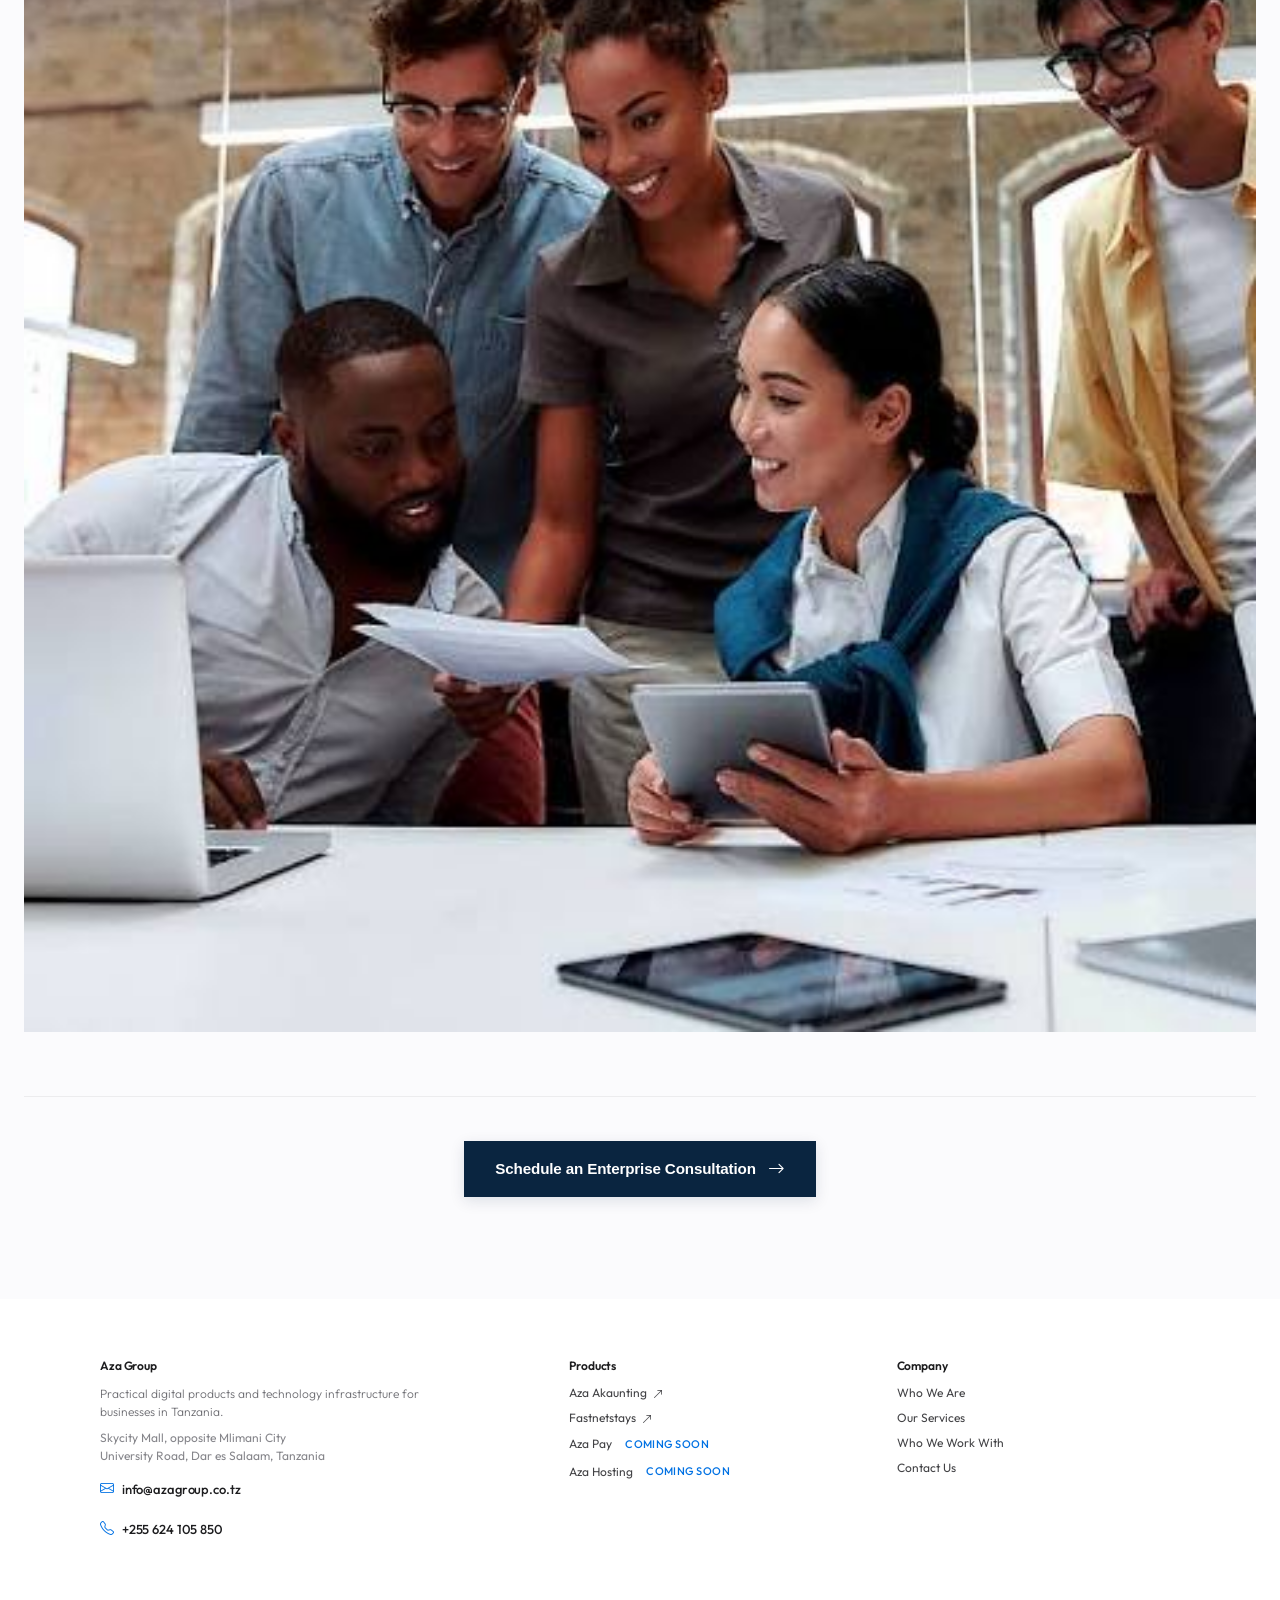
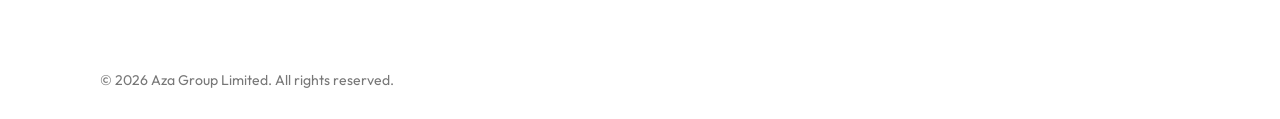
<file: services.html>
<!DOCTYPE html>
<html lang="en">
<head>
  <meta charset="UTF-8" />
  <meta name="viewport" content="width=device-width, initial-scale=1.0" />
  <title>Enterprise Technology Services | Aza Group Tanzania</title>
  <meta name="description" content="Explore Aza Group's enterprise technology services: custom software development, data science & analytics, networking & structured cabling, and cybersecurity solutions across Tanzania and East Africa." />
  <meta name="keywords" content="Aza Group services, custom software development Tanzania, data analytics Dar es Salaam, structured cabling Tanzania, cybersecurity solutions East Africa, IT enterprise services" />
  <meta name="author" content="Aza Group Limited" />
  <meta name="robots" content="index, follow, max-image-preview:large, max-snippet:-1, max-video-preview:-1" />
  <meta name="googlebot" content="index, follow" />
  <meta name="geo.region" content="TZ-02" />
  <meta name="geo.placename" content="Dar es Salaam" />
  <link rel="canonical" href="https://azagroup.co.tz/services.html" />

  <!-- Open Graph / Facebook -->
  <meta property="og:type" content="website" />
  <meta property="og:url" content="https://azagroup.co.tz/services.html" />
  <meta property="og:title" content="Enterprise Technology Services | Aza Group Tanzania" />
  <meta property="og:description" content="Mission-critical enterprise software, data science, networking, and cybersecurity solutions architected for African organizations." />
  <meta property="og:image" content="https://azagroup.co.tz/assert/banner/banner3.webp" />
  <meta property="og:image:width" content="1920" />
  <meta property="og:image:height" content="1080" />
  <meta property="og:image:alt" content="Aza Group Enterprise Technology Services" />
  <meta property="og:locale" content="en_TZ" />
  <meta property="og:site_name" content="Aza Group Limited" />

  <!-- Twitter Meta -->
  <meta name="twitter:card" content="summary_large_image" />
  <meta name="twitter:url" content="https://azagroup.co.tz/services.html" />
  <meta name="twitter:title" content="Enterprise Technology Services | Aza Group Tanzania" />
  <meta name="twitter:description" content="Mission-critical enterprise software, data science, networking, and cybersecurity solutions architected for African organizations." />
  <meta name="twitter:image" content="https://azagroup.co.tz/assert/banner/banner3.webp" />

  <!-- Schema.org JSON-LD Structured Data -->
  <script type="application/ld+json">
  {
    "@context": "https://schema.org",
    "@type": "Service",
    "provider": {
      "@type": "Organization",
      "name": "Aza Group Limited",
      "url": "https://azagroup.co.tz/",
      "logo": "https://azagroup.co.tz/favicon-192.png",
      "telephone": "+255624105850",
      "email": "info@azagroup.co.tz"
    },
    "serviceType": "Enterprise Technology Services",
    "areaServed": "East Africa",
    "hasOfferCatalog": {
      "@type": "OfferCatalog",
      "name": "Technology Services",
      "itemListElement": [
        {
          "@type": "Offer",
          "itemOffered": {
            "@type": "Service",
            "name": "Custom Software Development"
          }
        },
        {
          "@type": "Offer",
          "itemOffered": {
            "@type": "Service",
            "name": "Data Science & Analytics"
          }
        },
        {
          "@type": "Offer",
          "itemOffered": {
            "@type": "Service",
            "name": "Networking & Structured Cabling"
          }
        },
        {
          "@type": "Offer",
          "itemOffered": {
            "@type": "Service",
            "name": "Cybersecurity Solutions"
          }
        }
      ]
    }
  }
  </script>

  <!-- Favicon & Brand Icons -->
  <link rel="icon" type="image/x-icon" href="favicon.ico" />
  <link rel="icon" type="image/png" sizes="192x192" href="favicon-192.png" />
  <link rel="apple-touch-icon" sizes="180x180" href="apple-touch-icon.png" />
  <link rel="manifest" href="site.webmanifest" />
  <meta name="theme-color" content="#000000" />

  <!-- Google Fonts: Jost & Outfit -->
  <link rel="preconnect" href="https://fonts.googleapis.com">
  <link rel="preconnect" href="https://fonts.gstatic.com" crossorigin>
  <link href="https://fonts.googleapis.com/css2?family=Jost:wght@100;200;300;400;500;600;700;800&family=Outfit:wght@100;200;300;400;500;600;700;800&display=swap" rel="stylesheet">

  <!-- Bootstrap 5.3.3 CSS -->
  <link href="https://cdn.jsdelivr.net/npm/bootstrap@5.3.3/dist/css/bootstrap.min.css" rel="stylesheet" />
  <!-- Bootstrap Icons -->
  <link href="https://cdn.jsdelivr.net/npm/bootstrap-icons@1.11.3/font/bootstrap-icons.min.css" rel="stylesheet" />

  <!-- Dedicated Custom CSS -->
  <link rel="stylesheet" href="css/style.css?v=exactfit101" />
  <!-- Apple & Stripe Design System -->
  <link rel="stylesheet" href="css/apple-style.css?v=sharpfontsallsections1" />
</head>
<body class="services-page">

  <!-- ========================================================
       FULLSCREEN NAVIGATION OVERLAY
       ======================================================== -->
  <dialog class="menu-overlay" id="menuOverlay" aria-label="Site menu">
    <button class="close-menu-btn" id="closeMenuBtn" type="button" aria-label="Close Menu">
      <i class="bi bi-x-lg"></i>
    </button>
    <div class="container">
      <div class="row">
        <div class="col-lg-8">
          <div class="menu-nav-links d-flex flex-column">
            <a href="index.html#who-we-are">Who We Are</a>
            <a href="index.html#what-we-do">What We Do</a>
            <a href="index.html#products">Our Products</a>
            <a href="services.html">Our Services</a>
            <a href="index.html#partners">Our Partners</a>
            <a href="contact.html">Contact Us</a>
          </div>
        </div>
        <div class="col-lg-4 d-none d-lg-flex flex-column justify-content-end text-start border-start border-dark border-opacity-10 ps-5">
          <p class="text-uppercase tracking-wider text-muted small fw-bold">Headquarters</p>
          <h5 class="fw-semibold text-dark mb-2">Dar es Salaam, Tanzania</h5>
          <p class="text-secondary small mb-3">Skycity Mall, opposite Mlimani City, University Road</p>
          <div class="menu-contact-info d-flex flex-column gap-2">
            <a class="menu-contact-link" href="mailto:info@azagroup.co.tz">
              <i class="bi bi-envelope"></i>
              <span>info@azagroup.co.tz</span>
            </a>
            <a class="menu-contact-link" href="tel:+255624105850">
              <i class="bi bi-telephone"></i>
              <span>+255 624 105 850</span>
            </a>
          </div>
        </div>
      </div>
    </div>
  </dialog>

  <!-- ========================================================
       STICKY NAVIGATION BAR
       ======================================================== -->
  <header class="hero-header apple-nav-bar d-flex justify-content-between align-items-center">
    <a href="index.html" class="brand-logo" aria-label="Aza Group home">
      <img src="assert/banner/aza_logo_hero.png?v=cyanmark1" alt="Aza Group" class="hero-brand-image" width="310" height="288" />
      <span class="brand-company-name">Aza Group Limited</span>
    </a>

    <div class="nav-actions">
      <button class="menu-hamburger" id="hamburgerBtn" type="button" aria-label="Open Menu" aria-controls="menuOverlay" aria-expanded="false">
        <span></span>
        <span></span>
        <span></span>
      </button>
    </div>
  </header>

  <!-- Services Hero Banner -->
  <section class="contact-hero-banner apple-contact-hero">
    <div class="contact-hero-content apple-hero-stage">
      <span class="tata-section-eyebrow">ENTERPRISE SOLUTIONS</span>
      <h1 class="hero-title apple-hero-title">
        Technology services built for your operations.
      </h1>
      <p class="contact-hero-sub apple-hero-subtitle">
        We help businesses and institutions build custom software, make sense of their data, install reliable networking, and secure their internal systems.
      </p>
    </div>
  </section>

  <!-- ========================================================
       SERVICES DETAIL SECTION
       ======================================================== -->
  <main class="sectors-section tata-verticals-section py-5">
    <div class="sectors-container">

      <!-- All Services Grid -->
      <div class="tata-category-group mt-0" id="services-list">
        <div class="tata-verticals-grid">

          <!-- Service 1: Custom Software (Split Card with banner3.webp) -->
          <article class="tata-vertical-card tata-card-split" id="software">
            <div class="tata-card-media">
              <img src="assert/banner/banner3.webp" alt="Software engineering and technology architecture" loading="lazy" />
            </div>
            <div class="tata-card-body tata-card-white tata-notch-left">
              <span class="tata-badge">ENGINEERING</span>
              <h2 class="tata-card-title">Custom Software Development</h2>
              <p class="tata-card-desc">
                We design and build web portals, mobile apps, and internal tools tailored to your workflows. From integrating local payment gateways to automating paperwork, we build systems that fit how your business actually runs.
              </p>
              <a href="contact.html?service=software" class="tata-card-arrow-btn" aria-label="Request quote for custom software development">
                <i class="bi bi-arrow-right" aria-hidden="true"></i>
              </a>
            </div>
          </article>

          <!-- Service 2: Data Science (Split Card with Data_Analytics_vs_Data_Science1900x930.jpg) -->
          <article class="tata-vertical-card tata-card-split tata-reverse-order" id="analytics">
            <div class="tata-card-body tata-card-white tata-notch-right">
              <span class="tata-badge">INTELLIGENCE</span>
              <h2 class="tata-card-title">Data Science &amp; Analytics</h2>
              <p class="tata-card-desc">
                Clear reports, automated dashboards, and data cleaning that give management an accurate view of sales, inventory, and operations in real time.
              </p>
              <a href="contact.html?service=analytics" class="tata-card-arrow-btn" aria-label="Request quote for data science and analytics">
                <i class="bi bi-arrow-right" aria-hidden="true"></i>
              </a>
            </div>
            <div class="tata-card-media">
              <img src="assert/banner/Data_Analytics_vs_Data_Science1900x930.jpg" alt="Data analytics, visualization, and data science" loading="lazy" />
            </div>
          </article>

          <!-- Service 3: Networking & Cabling (Split Card with networkin and cabling.png) -->
          <article class="tata-vertical-card tata-card-split" id="networking">
            <div class="tata-card-media">
              <img src="assert/banner/networkin%20and%20cabling.png" alt="Structured cabling, fiber optic, and server networking" loading="lazy" />
            </div>
            <div class="tata-card-body tata-card-white tata-notch-left">
              <span class="tata-badge">INFRASTRUCTURE</span>
              <h2 class="tata-card-title">Networking &amp; Structured Cabling</h2>
              <p class="tata-card-desc">
                Certified fiber and copper installations, server racks, office Wi-Fi, and firewall setup for corporate offices, schools, and commercial facilities.
              </p>
              <a href="contact.html?service=networking" class="tata-card-arrow-btn" aria-label="Request quote for networking and structured cabling">
                <i class="bi bi-arrow-right" aria-hidden="true"></i>
              </a>
            </div>
          </article>

          <!-- Service 4: Cybersecurity (Split Card with aza_banner.jpg) -->
          <article class="tata-vertical-card tata-card-split tata-reverse-order" id="cybersecurity">
            <div class="tata-card-body tata-card-white tata-notch-right">
              <span class="tata-badge">SECURITY</span>
              <h2 class="tata-card-title">Cybersecurity Solutions</h2>
              <p class="tata-card-desc">
                Vulnerability assessments, network hardening, endpoint protection, and backup recovery protocols to protect business data and stay compliant.
              </p>
              <a href="contact.html?service=cybersecurity" class="tata-card-arrow-btn" aria-label="Request quote for cybersecurity solutions">
                <i class="bi bi-arrow-right" aria-hidden="true"></i>
              </a>
            </div>
            <div class="tata-card-media">
              <img src="assert/banner/aza_banner.jpg" alt="Cybersecurity defense and network protection" loading="lazy" />
            </div>
          </article>

        </div>
      </div>
              <a href="contact.html?service=cybersecurity" class="tata-card-arrow-btn" aria-label="Request quote for cybersecurity solutions">
                <i class="bi bi-arrow-right" aria-hidden="true"></i>
              </a>
            </div>
            <div class="tata-card-media">
              <img src="assert/banner/aza_banner.jpg" alt="Cybersecurity defense and network protection" loading="lazy" />
            </div>
          </article>

        </div>
      </div>

      <!-- Clean Pre-Footer Call to Action (Sharp-Corner Card) -->
      <div class="pre-footer-cta">
        <a class="pre-footer-sharp-btn" href="contact.html">
          <span>Schedule an Enterprise Consultation</span>
          <i class="bi bi-arrow-right" aria-hidden="true"></i>
        </a>
      </div>

    </div>
  </main>

  <!-- ========================================================
       FOOTER
       ======================================================== -->
  <footer id="footer" class="site-footer">
    <div class="footer-container">
      <div class="footer-grid">
        <div class="footer-column">
          <h2 class="footer-col-title">Aza Group</h2>
          <p class="footer-brand-desc">Practical digital products and technology infrastructure for businesses in Tanzania.</p>
          <address class="footer-address">
            Skycity Mall, opposite Mlimani City<br />
            University Road, Dar es Salaam, Tanzania
          </address>
          <div class="footer-contact-block">
            <a href="mailto:info@azagroup.co.tz" class="footer-contact-item">
              <i class="bi bi-envelope"></i>
              <span>info@azagroup.co.tz</span>
            </a>
            <a href="tel:+255624105850" class="footer-contact-item">
              <i class="bi bi-telephone"></i>
              <span>+255 624 105 850</span>
            </a>
          </div>
        </div>

        <nav class="footer-column" aria-labelledby="footer-products">
          <h2 id="footer-products" class="footer-col-title">Products</h2>
          <ul class="footer-links">
            <li><a href="https://www.azakaunting.com" target="_blank" rel="noopener">Aza Akaunting <i class="bi bi-arrow-up-right small"></i></a></li>
            <li><a href="https://www.fastnetstays.com" target="_blank" rel="noopener">Fastnetstays <i class="bi bi-arrow-up-right small"></i></a></li>
            <li><a href="#upcoming">Aza Pay <span class="badge-soon">Coming soon</span></a></li>
            <li><a href="#upcoming">Aza Hosting <span class="badge-soon">Coming soon</span></a></li>
          </ul>
        </nav>

        <nav class="footer-column" aria-labelledby="footer-company">
          <h2 id="footer-company" class="footer-col-title">Company</h2>
          <ul class="footer-links">
            <li><a href="index.html#who-we-are">Who We Are</a></li>
            <li><a href="services.html">Our Services</a></li>
            <li><a href="index.html#partners">Who We Work With</a></li>
            <li><a href="contact.html">Contact Us</a></li>
          </ul>
        </nav>
      </div>
      
      <div class="footer-bottom">
        <p class="footer-copyright">&copy; 2026 Aza Group Limited. All rights reserved.</p>
      </div>
    </div>
  </footer>

  <!-- Scripts -->
  <script src="https://code.jquery.com/jquery-3.7.1.min.js"></script>
  <script src="https://cdn.jsdelivr.net/npm/bootstrap@5.3.3/dist/js/bootstrap.bundle.min.js"></script>
  <script src="js/main.js?v=7"></script>
</body>
</html>
</file>
<file: css/style.css>
:root {
  --brand-dark: #000;
  --brand-cyan: #00d2ff;
  --brand-cyan-deep: #0099cc;
  --brand-card-bg: #161616;
  --brand-card-border: rgba(255, 255, 255, 0.2);
  --brand-text-muted: #c2c2c2;
  --bs-link-color-rgb: 0, 210, 255;
  --bs-link-hover-color-rgb: 0, 0, 0;
}

* {
  margin: 0;
  padding: 0;
  box-sizing: border-box;
}

body {
  font-family: 'Outfit', 'Jost', sans-serif;
  overflow-x: hidden;
  background-color: var(--brand-dark);
  color: #ffffff;
  scroll-behavior: smooth;
}

/* ========================================================
   1. HERO SECTION & HEADER
   ======================================================== */
.hero-container {
  --hero-image: url('../assert/banner/banner3.webp');
  position: relative;
  width: 100vw;
  height: 100vh;
  min-height: 700px;
  overflow: hidden;
  display: flex;
  flex-direction: column;
  justify-content: space-between;
  background: linear-gradient(
      to bottom,
      rgba(0, 0, 0, 0.72) 0%,
      rgba(0, 0, 0, 0.42) 38%,
      rgba(0, 0, 0, 0.92) 100%
    ),
    var(--hero-image) center center / cover no-repeat;
  transition: background-image 0.6s ease-in-out;
}

.hero-header {
  padding: 2.2rem 3.5rem;
  z-index: 30;
}

.brand-logo {
  display: flex;
  align-items: center;
  gap: 14px;
  text-decoration: none;
  color: #ffffff;
}

.brand-logo svg {
  width: 48px;
  height: 38px;
  fill: none;
  stroke: var(--brand-cyan, #00d2ff);
  stroke-width: 1.6;
}

.brand-logo .hero-brand-image {
  display: block;
  width: clamp(68px, 8vw, 104px);
  height: auto;
  stroke: none;
}

.brand-name {
  font-family: 'Outfit', sans-serif;
  font-size: 1.45rem;
  letter-spacing: 0.38em;
  font-weight: 400;
  text-transform: uppercase;
  color: #ffffff;
  padding-top: 2px;
}

.nav-actions {
  display: flex;
  align-items: center;
  gap: 2rem;
}

.lang-pill-btn {
  background-color: #ffffff;
  color: #1a1a1a;
  border: none;
  padding: 0.35rem 1.3rem;
  border-radius: 9999px;
  font-weight: 600;
  font-size: 0.95rem;
  line-height: 1.5;
  text-decoration: none;
  transition: all 0.25s ease;
  box-shadow: 0 2px 8px rgba(0, 0, 0, 0.15);
}

.lang-pill-btn:hover {
  background-color: #f0f0f0;
  color: #000000;
  transform: translateY(-1px);
}

.search-btn {
  background: transparent;
  border: none;
  color: #ffffff;
  font-size: 1.45rem;
  cursor: pointer;
  display: flex;
  align-items: center;
  transition: opacity 0.2s ease, transform 0.2s ease;
}

.search-btn:hover {
  opacity: 0.8;
  transform: scale(1.08);
}

.menu-hamburger {
  background: transparent;
  border: none;
  cursor: pointer;
  display: flex;
  flex-direction: column;
  justify-content: center;
  gap: 7px;
  width: 42px;
  height: 28px;
  padding: 0;
}

.menu-hamburger span {
  display: block;
  width: 100%;
  height: 2.2px;
  background-color: #ffffff;
  border-radius: 2px;
  transition: all 0.3s cubic-bezier(0.4, 0, 0.2, 1);
}

.menu-hamburger:hover span {
  background-color: var(--brand-cyan, #00d2ff);
}

/* Hero Title */
.hero-content {
  padding: 0 3.5rem;
  margin-top: auto;
  margin-bottom: 5.5rem;
  z-index: 20;
}

.hero-title {
  text-transform: uppercase;
  line-height: 0.95;
  letter-spacing: -0.01em;
  margin-bottom: 0;
}

.hero-title .line-1 {
  display: block;
  font-weight: 700;
  font-size: clamp(3.2rem, 8.2vw, 8rem);
  color: #ffffff;
}

.hero-title .line-2 {
  display: block;
  font-weight: 200;
  font-size: clamp(3.2rem, 8.2vw, 8rem);
  color: #ffffff;
  letter-spacing: 0.01em;
}

.hero-title .line-3 {
  display: block;
  font-weight: 100;
  font-size: clamp(3.2rem, 8.2vw, 8rem);
  color: #ffffff;
  letter-spacing: 0.03em;
}

.explore-btn {
  display: inline-flex;
  align-items: center;
  justify-content: center;
  border: 1px solid rgba(255, 255, 255, 0.85);
  border-radius: 9999px;
  padding: 0.85rem 2.5rem;
  color: #ffffff;
  font-size: 0.78rem;
  font-weight: 500;
  letter-spacing: 0.2em;
  text-transform: uppercase;
  text-decoration: none;
  background: rgba(255, 255, 255, 0.05);
  backdrop-filter: blur(4px);
  transition: all 0.3s ease;
  margin-top: 24px;
}

.explore-btn:hover {
  background: #ffffff;
  color: #000;
  border-color: #ffffff;
  transform: translateY(-2px);
  box-shadow: 0 6px 20px rgba(0, 0, 0, 0.25);
}

/* Hero Footer Controls */
.hero-footer {
  padding: 1.8rem 3.5rem;
  display: flex;
  justify-content: space-between;
  align-items: center;
  z-index: 30;
}

.slider-indicators {
  display: flex;
  align-items: center;
  gap: 1.2rem;
}

.slide-number {
  font-size: 0.78rem;
  font-weight: 600;
  letter-spacing: 0.1em;
  color: #ffffff;
  opacity: 0.9;
}

.slide-progress-line {
  width: 44px;
  height: 1.5px;
  background: rgba(255, 255, 255, 0.35);
  position: relative;
  overflow: hidden;
}

.slide-progress-line .progress-bar-inner {
  height: 100%;
  width: calc(100% / 3);
  background: var(--brand-cyan, #00d2ff);
  transition: width 0.4s ease;
}

.slide-dot {
  width: 5px;
  height: 5px;
  padding: 0;
  border: 0;
  background-color: rgba(255, 255, 255, 0.4);
  border-radius: 50%;
  cursor: pointer;
  transition: all 0.25s ease;
}

.slide-dot:hover,
.slide-dot.active {
  background-color: #ffffff;
  transform: scale(1.5);
}

.accessibility-btn {
  position: fixed;
  bottom: 24px;
  right: 28px;
  width: 44px;
  height: 44px;
  background-color: var(--brand-cyan, #00d2ff);
  color: #ffffff;
  border-radius: 50%;
  border: none;
  display: flex;
  align-items: center;
  justify-content: center;
  cursor: pointer;
  z-index: 999;
  box-shadow: 0 4px 14px rgba(0, 210, 255, 0.45);
  transition: all 0.3s cubic-bezier(0.4, 0, 0.2, 1);
}

.accessibility-btn svg {
  width: 24px;
  height: 24px;
  fill: #ffffff;
}

.accessibility-btn:hover {
  background-color: #0099cc;
  transform: scale(1.1);
}

/* ========================================================
   2. SEARCH & MENU OVERLAYS
   ======================================================== */
.search-overlay {
  position: fixed;
  top: 0;
  left: 0;
  width: 100%;
  height: 140px;
  background: rgba(0, 0, 0, 0.98);
  backdrop-filter: blur(15px);
  z-index: 1000;
  display: none;
  align-items: center;
  padding: 0 3.5rem;
  border-bottom: 1px solid rgba(255, 255, 255, 0.1);
}

.search-input {
  width: 100%;
  background: transparent;
  border: none;
  border-bottom: 2px solid var(--brand-cyan, #00d2ff);
  color: #ffffff;
  font-size: 1.8rem;
  padding: 10px 0;
  outline: none;
}

.search-close-btn {
  background: transparent;
  border: none;
  color: #ffffff;
  font-size: 2rem;
  margin-left: 20px;
  cursor: pointer;
}

.menu-overlay {
  position: fixed;
  inset: 0;
  width: 100%;
  height: 100%;
  max-width: none;
  max-height: none;
  margin: 0;
  border: 0;
  background: rgba(0, 0, 0, 0.98);
  color: #fff;
  z-index: 999;
  display: none;
  flex-direction: column;
  justify-content: safe center;
  padding: 4rem 6rem;
}

.menu-overlay[open] { display: flex; }
body.menu-open { overflow: hidden; }

.menu-overlay .close-menu-btn {
  position: absolute;
  top: 2.5rem;
  right: 3.5rem;
  background: transparent;
  border: none;
  color: #fff;
  font-size: 2.2rem;
  cursor: pointer;
}

.menu-nav-links a {
  color: #ffffff;
  font-size: clamp(2rem, 3.8vw, 3.5rem);
  font-weight: 300;
  text-decoration: none;
  margin: 0.5rem 0;
  transition: all 0.2s ease;
  display: inline-block;
}

.menu-nav-links a:hover {
  color: var(--brand-cyan, #00d2ff);
  transform: translateX(14px);
}

/* ========================================================
   3. CORPORATE OVERVIEW / STATS SECTION
   ======================================================== */
.section-padding {
  padding: 6.5rem 0;
}

.eyebrow-tag {
  color: var(--brand-cyan, #00d2ff);
  font-size: 0.82rem;
  font-weight: 600;
  letter-spacing: 0.22em;
  text-transform: uppercase;
  display: inline-block;
  margin-bottom: 1rem;
}

.section-heading {
  font-size: clamp(2.2rem, 4.2vw, 3.6rem);
  font-weight: 300;
  line-height: 1.15;
  color: #ffffff;
  margin-bottom: 1.5rem;
}

.section-heading strong {
  font-weight: 700;
}

.section-desc {
  color: var(--brand-text-muted);
  font-size: 1.12rem;
  line-height: 1.75;
  font-weight: 300;
}

.stat-card {
  background: var(--brand-card-bg);
  border: 1px solid var(--brand-card-border);
  padding: 2.5rem 2rem;
  border-radius: 12px;
  transition: transform 0.3s ease, border-color 0.3s ease;
  height: 100%;
}

.stat-card:hover {
  transform: translateY(-5px);
  border-color: var(--brand-cyan, #00d2ff);
}

.stat-value {
  font-size: clamp(2.8rem, 4vw, 3.8rem);
  font-weight: 700;
  color: #ffffff;
  line-height: 1;
  margin-bottom: 0.75rem;
}

.stat-value span {
  color: var(--brand-cyan, #00d2ff);
}

.stat-label {
  color: var(--brand-text-muted);
  font-size: 0.95rem;
  line-height: 1.5;
  margin-bottom: 0;
}

/* ========================================================
   4. INVESTMENT SECTORS SECTION
   ======================================================== */
.sector-card {
  position: relative;
  border-radius: 14px;
  overflow: hidden;
  height: 380px;
  display: flex;
  flex-direction: column;
  justify-content: flex-end;
  padding: 2rem;
  text-decoration: none;
  color: #ffffff;
  transition: transform 0.4s cubic-bezier(0.165, 0.84, 0.44, 1);
  box-shadow: 0 10px 30px rgba(0, 0, 0, 0.5);
}

.sector-card::before {
  content: '';
  position: absolute;
  inset: 0;
  background: linear-gradient(
    to bottom,
    rgba(0, 0, 0, 0.1) 0%,
    rgba(0, 0, 0, 0.7) 60%,
    rgba(0, 0, 0, 0.95) 100%
  );
  z-index: 1;
  transition: opacity 0.3s ease;
}

.sector-bg-img {
  position: absolute;
  inset: 0;
  width: 100%;
  height: 100%;
  object-fit: cover;
  transition: transform 0.6s ease;
  z-index: 0;
}

.sector-card:hover .sector-bg-img {
  transform: scale(1.08);
}

.sector-card:hover {
  transform: translateY(-6px);
}

.sector-card-content {
  position: relative;
  z-index: 2;
}

.sector-num {
  font-size: 0.85rem;
  color: var(--brand-cyan, #00d2ff);
  font-weight: 600;
  letter-spacing: 0.15em;
  margin-bottom: 0.5rem;
}

.sector-title {
  font-size: 1.45rem;
  font-weight: 600;
  margin-bottom: 0.5rem;
}

.sector-snippet {
  font-size: 0.88rem;
  color: var(--brand-text-muted);
  line-height: 1.5;
  margin-bottom: 1rem;
}

.sector-link-text {
  font-size: 0.82rem;
  font-weight: 600;
  color: #ffffff;
  letter-spacing: 0.1em;
  text-transform: uppercase;
  display: inline-flex;
  align-items: center;
  gap: 8px;
}

.sector-link-text i {
  transition: transform 0.2s ease;
}

.sector-card:hover .sector-link-text i {
  transform: translateX(5px);
  color: var(--brand-cyan, #00d2ff);
}

/* ========================================================
   5. SUSTAINABILITY & IMPACT BANNER
   ======================================================== */
.impact-banner {
  background: linear-gradient(135deg, #181818 0%, #080808 100%);
  border-top: 1px solid var(--brand-card-border);
  border-bottom: 1px solid var(--brand-card-border);
  position: relative;
  overflow: hidden;
}

.impact-badge {
  background: rgba(0, 210, 255, 0.12);
  border: 1px solid rgba(0, 210, 255, 0.3);
  color: var(--brand-cyan, #00d2ff);
  padding: 0.4rem 1.1rem;
  border-radius: 9999px;
  font-size: 0.8rem;
  font-weight: 600;
  letter-spacing: 0.1em;
  display: inline-block;
  margin-bottom: 1.5rem;
}

/* ========================================================
   6. THE EXCHANGE / MULTIMEDIA INSIGHTS
   ======================================================== */
.media-card {
  background: var(--brand-card-bg);
  border: 1px solid var(--brand-card-border);
  border-radius: 12px;
  overflow: hidden;
  transition: all 0.3s ease;
  height: 100%;
}

.media-card:hover {
  transform: translateY(-5px);
  border-color: rgba(0, 210, 255, 0.5);
}

.media-thumb {
  position: relative;
  height: 220px;
  overflow: hidden;
}

.media-thumb img {
  width: 100%;
  height: 100%;
  object-fit: cover;
  transition: transform 0.5s ease;
}

.media-card:hover .media-thumb img {
  transform: scale(1.05);
}

.media-pill {
  position: absolute;
  top: 14px;
  left: 14px;
  background: rgba(0, 0, 0, 0.85);
  backdrop-filter: blur(8px);
  color: #fff;
  font-size: 0.72rem;
  font-weight: 600;
  letter-spacing: 0.1em;
  padding: 0.25rem 0.75rem;
  border-radius: 9999px;
  text-transform: uppercase;
}

.media-body {
  padding: 1.8rem;
}

.media-date {
  font-size: 0.8rem;
  color: var(--brand-text-muted);
  margin-bottom: 0.6rem;
}

.media-title {
  font-size: 1.15rem;
  font-weight: 600;
  line-height: 1.4;
  margin-bottom: 1rem;
  color: #ffffff;
}

.media-link {
  color: var(--brand-cyan, #00d2ff);
  font-size: 0.84rem;
  font-weight: 600;
  text-decoration: none;
  display: inline-flex;
  align-items: center;
  gap: 6px;
}

.media-link:hover {
  text-decoration: underline;
}

/* Interior pages */
.interior-page {
  display: flex;
  min-height: 100vh;
  flex-direction: column;
  background: #fff;
}

.interior-header {
  display: flex;
  flex-wrap: wrap;
  align-items: center;
  justify-content: space-between;
  gap: 16px 32px;
  padding: 20px 4.5%;
  background: var(--brand-dark);
}

.interior-nav {
  display: flex;
  flex-wrap: wrap;
  gap: 12px 24px;
}

.interior-nav a {
  color: #fff;
  text-decoration: none;
  text-underline-offset: 5px;
}

.interior-nav a:hover,
.interior-nav a[aria-current="page"] {
  color: var(--brand-cyan, #00d2ff);
  text-decoration: underline;
}

.interior-page main {
  display: flex;
  flex: 1;
  flex-direction: column;
}

.interior-page main > section { flex: 1; }

/* Who We Are */
.about-section {
  background: #fff;
  color: #000;
  padding: clamp(56px, 5.4vw, 100px) 0;
}

.about-layout {
  display: grid;
  grid-template-columns: 30% minmax(0, 1fr);
  align-items: start;
  width: min(91%, 1720px);
  margin-inline: auto;
  font-family: 'Outfit', sans-serif;
}

.about-layout h1,
.about-layout h2 {
  margin: 0;
  padding-inline-end: 24px;
  font-size: clamp(32px, 2.6vw, 48px);
  font-weight: 500;
  line-height: 1.2;
  letter-spacing: -0.04em;
}

.about-copy {
  color: #292929;
  font-size: clamp(20px, 1.95vw, 36px);
  line-height: 1.34;
  letter-spacing: -0.035em;
}

.about-copy p { margin: 0; }
.about-copy p + p { margin-top: 0.65em; }

.about-link {
  display: inline-block;
  margin-top: clamp(32px, 3.6vw, 66px);
  padding-bottom: 3px;
  border-bottom: 1px solid rgba(0, 0, 0, 0.28);
  color: var(--brand-cyan, #00d2ff);
  font-size: clamp(18px, 1.45vw, 27px);
  text-decoration: none;
}

.about-link:hover { border-color: currentColor; }

.contact-details {
  max-width: 36rem;
  margin: 24px 0 0;
  font-size: clamp(18px, 1.35vw, 23px);
  letter-spacing: normal;
}

.contact-details > div {
  padding: 16px 0;
  border-top: 1px solid rgba(0, 0, 0, 0.16);
}

.contact-details dt { color: #000; }
.contact-details dd { margin: 4px 0 0; }
.contact-details a { color: var(--brand-cyan, #00d2ff); }

.contact-section {
  padding: clamp(40px, 6vw, 96px) 0;
  background: #f4f4f4;
  color: #000;
}

.contact-layout {
  display: grid;
  grid-template-columns: minmax(0, 0.8fr) minmax(0, 1.2fr);
  gap: clamp(28px, 6vw, 96px);
  width: min(91%, 1280px);
  margin-inline: auto;
  align-items: start;
}

.contact-intro h1 {
  margin-bottom: 16px;
  font-size: clamp(2.5rem, 5vw, 4.5rem);
  line-height: 1.05;
  letter-spacing: -0.05em;
}

.contact-intro > p {
  max-width: 37ch;
  color: #292929;
  font-size: clamp(1.125rem, 1.6vw, 1.375rem);
}

.quote-form {
  padding: clamp(20px, 3.5vw, 44px);
  border: 1px solid rgba(0, 0, 0, 0.16);
  border-top: 4px solid var(--brand-cyan, #00d2ff);
  background: #fff;
}

.quote-form h2 { font-size: clamp(1.6rem, 3vw, 2.2rem); }
.quote-form > p { color: #292929; }

.quote-fields {
  display: grid;
  grid-template-columns: repeat(2, minmax(0, 1fr));
  gap: 16px;
  margin: 24px 0 16px;
}

.quote-form label { display: block; font-weight: 500; }

.quote-form :is(input, select, textarea) {
  display: block;
  width: 100%;
  min-height: 46px;
  margin-top: 6px;
  padding: 10px 12px;
  border: 1px solid #767676;
  border-radius: 4px;
  background: #fff;
  color: #000;
  font: inherit;
  font-weight: 400;
}

.quote-form textarea { resize: vertical; }

.quote-form :focus-visible {
  outline: 2px solid var(--brand-cyan, #00d2ff);
  outline-offset: 3px;
}

.quote-submit {
  display: inline-flex;
  align-items: center;
  gap: 12px;
  margin-top: 20px;
  padding: 12px 20px;
  border: 0;
  border-radius: 4px;
  background: var(--brand-cyan, #00d2ff);
  color: #fff;
  font-weight: 600;
}

.quote-submit:hover { background: #0099cc; }
.quote-submit:disabled { opacity: 0.65; cursor: wait; }
.quote-status { margin: 0; }
.quote-status:not(:empty) { margin-top: 16px; }
.quote-form .quote-status.is-error { color: var(--brand-cyan, #00d2ff); }

@media (max-width: 767px) {
  .contact-layout { grid-template-columns: minmax(0, 1fr); }
}

@media (max-width: 480px) {
  .quote-fields { grid-template-columns: minmax(0, 1fr); }
}

@media (max-width: 767px) {
  .about-layout { grid-template-columns: minmax(0, 1fr); gap: 20px; }
  .about-layout h1, .about-layout h2 { padding-inline-end: 0; }
  .about-copy p + p { margin-top: 0.75em; }
}

/* What We Do */
.sectors-section {
  padding: clamp(56px, 5.4vw, 100px) 0;
  background: #f4f4f4;
  color: #000;
  font-family: 'Outfit', sans-serif;
}

.sectors-container {
  width: min(91%, 1720px);
  margin-inline: auto;
}

.sectors-intro { margin-bottom: clamp(28px, 3vw, 50px); }

.sectors-intro h1,
.sectors-intro h2 {
  margin: 0 0 12px;
  font-size: clamp(32px, 2.6vw, 48px);
  font-weight: 500;
  line-height: 1.2;
  letter-spacing: -0.04em;
}

.sectors-intro p {
  max-width: 44ch;
  margin: 0;
  color: #292929;
  font-size: clamp(18px, 1.5vw, 24px);
  line-height: 1.45;
}

.sectors-grid {
  display: grid;
  grid-template-columns: repeat(2, minmax(0, 1fr));
  gap: 1px;
  margin: 0;
  padding: 0;
  border: 1px solid rgba(0, 0, 0, 0.16);
  background: rgba(0, 0, 0, 0.16);
  list-style: none;
}

.sector {
  padding: clamp(24px, 2.4vw, 40px);
  background: #fff;
}

.sector > .bi {
  display: block;
  margin-bottom: 18px;
  color: var(--brand-cyan, #00d2ff);
  font-size: 30px;
  line-height: 1;
}

.offering-title {
  margin: 0 0 8px;
  font-size: clamp(22px, 1.65vw, 28px);
  font-weight: 500;
}

.sector p {
  max-width: 36ch;
  margin: 0;
  color: #292929;
  font-size: clamp(16px, 1.2vw, 19px);
  line-height: 1.5;
}

.offering-group + .offering-group { margin-top: clamp(28px, 4vw, 56px); }

.offering-group > h2,
.offering-group > h3 {
  margin: 0 0 16px;
  font-size: clamp(22px, 2vw, 30px);
  font-weight: 500;
}

#products .sector:first-child { box-shadow: inset 4px 0 var(--brand-cyan, #00d2ff); }

.offering-badge {
  display: inline-block;
  margin-bottom: 8px;
  color: var(--brand-cyan, #00d2ff);
  font-size: 0.8rem;
  font-weight: 600;
  letter-spacing: 0.07em;
  text-transform: uppercase;
}

.offering-link {
  display: inline-flex;
  align-items: center;
  gap: 8px;
  margin-top: 18px;
  color: var(--brand-cyan, #00d2ff);
  font-weight: 600;
  text-underline-offset: 4px;
}

.sectors-container > .offering-link { margin-top: 28px; }

@media (max-width: 575px) {
  .sectors-grid { grid-template-columns: minmax(0, 1fr); }
}

/* Partner logo wall */
.partners-section {
  background: #fff;
  color: #000;
  padding: 108px 0 130px;
}

.partners-container {
  width: min(90%, 1160px);
  margin-inline: auto;
}

.partners-section h2 {
  margin: 0 0 64px;
  text-align: center;
  font-family: 'Outfit', sans-serif;
  font-size: clamp(28px, 3vw, 40px);
  line-height: 1.25;
  font-weight: 600;
  letter-spacing: -0.025em;
}

.partners-grid {
  display: flex;
  flex-wrap: wrap;
  justify-content: center;
  align-items: center;
  gap: 20px;
  list-style: none;
  margin: 0;
  padding: 0;
}

.partners-logo {
  flex: 0 1 calc((100% - 100px) / 6);
  display: flex;
  align-items: center;
  justify-content: center;
  min-width: 0;
  height: 140px;
  padding: 20px;
}

.partners-logo img {
  display: block;
  width: 100%;
  height: 100%;
  object-fit: contain;
  mix-blend-mode: multiply;
}

@media (max-width: 991px) {
  .partners-section { padding: 80px 0 90px; }
  .partners-logo { flex-basis: calc((100% - 60px) / 4); }
}

@media (max-width: 575px) {
  .partners-section { padding: 64px 0 72px; }
  .partners-section h2 { margin-bottom: 40px; }
  .partners-grid { gap: 12px; }
  .partners-logo { flex-basis: calc((100% - 12px) / 2); height: 128px; padding: 18px; }
}

/* ========================================================
   7. GLOBAL FOOTER
   ======================================================== */
.site-footer {
  background: var(--brand-dark);
  border-top: 4px solid var(--brand-cyan, #00d2ff);
  color: #fff;
  padding: clamp(48px, 4vw, 76px) 0 24px;
  font-family: 'Outfit', sans-serif;
  font-weight: 400;
}

.footer-container {
  width: 90%;
  max-width: 1800px;
  margin-inline: auto;
}

.footer-grid {
  display: grid;
  grid-template-columns: minmax(0, 1.4fr) repeat(2, minmax(0, 1fr));
  gap: clamp(28px, 4vw, 64px);
  align-items: start;
}

.footer-col-title {
  margin: 0 0 20px;
  font-size: clamp(22px, 1.6vw, 30px);
  font-weight: 500;
}

.footer-address { color: var(--brand-text-muted); }

.footer-links {
  list-style: none;
  padding: 0;
  margin: 0;
}

.footer-links li + li { margin-top: 12px; }

.site-footer a {
  color: #fff;
  text-decoration: none;
  overflow-wrap: anywhere;
}

.site-footer a:hover { text-decoration: underline; text-underline-offset: 5px; }
.site-footer a:focus-visible { outline: 2px solid #fff; outline-offset: 5px; }

.footer-bottom {
  margin-top: clamp(32px, 5vw, 64px);
  padding-top: 20px;
  border-top: 1px solid var(--brand-card-border);
}

.footer-copyright { margin: 0; color: var(--brand-text-muted); }

@media (max-width: 575px) {
  .footer-grid { grid-template-columns: minmax(0, 1fr); }
}

/* ========================================================
   8. RESPONSIVE BREAKPOINTS
   ======================================================== */
@media (max-width: 991px) {
  .hero-header {
    padding: 1.8rem 2rem;
  }
  .hero-content {
    padding: 0 2rem;
    margin-bottom: 4rem;
  }
  .hero-footer {
    padding: 1.5rem 2rem;
  }
  .menu-overlay {
    padding: 3rem;
  }
}

@media (max-width: 768px) {
  .hero-header {
    padding: 1.2rem 1.5rem;
  }
  .hero-content {
    padding: 0 1.5rem;
    margin-bottom: 3rem;
  }
  .hero-title .line-1,
  .hero-title .line-2,
  .hero-title .line-3 {
    font-size: clamp(2rem, 8vw, 4rem);
  }
  .hero-footer {
    padding: 1.2rem 1.5rem;
  }
  .brand-name {
    font-size: 1.1rem;
    letter-spacing: 0.25em;
  }
  .brand-logo svg {
    width: 36px;
    height: 28px;
  }
  .nav-actions {
    gap: 1.2rem;
  }
  .section-padding {
    padding: 4.5rem 0;
  }
}


/* ========================================================
   9. DEDICATED CLEAN CONTACT PAGE REDESIGN
   ======================================================== */
.contact-page {
  background-color: var(--brand-dark);
  color: #ffffff;
}

.contact-hero-banner {
  position: relative;
  width: 100%;
  min-height: 520px;
  background: linear-gradient(
      to bottom,
      rgba(0, 0, 0, 0.75) 0%,
      rgba(0, 0, 0, 0.85) 60%,
      var(--brand-dark) 100%
    ),
    url('../assert/banner/banner3.webp') center center / cover no-repeat;
  display: flex;
  flex-direction: column;
  justify-content: space-between;
}

.contact-hero-content {
  padding: 2.5rem 3.5rem 3.5rem;
  max-width: 1100px;
}

.contact-badge {
  display: inline-block;
  color: var(--brand-cyan, #00d2ff);
  font-size: 0.82rem;
  font-weight: 700;
  letter-spacing: 0.25em;
  text-transform: uppercase;
  margin-bottom: 1.25rem;
}

.contact-hero-sub {
  color: var(--brand-text-muted);
  font-size: clamp(1.05rem, 1.4vw, 1.25rem);
  font-weight: 300;
  max-width: 680px;
  margin-top: 1.5rem;
  line-height: 1.6;
}

.contact-hero-bottom-bar {
  border-top: 1px solid rgba(255, 255, 255, 0.12);
  background: rgba(0, 0, 0, 0.45);
  backdrop-filter: blur(10px);
  padding: 1rem 0;
}

.contact-quick-coords {
  font-size: 0.92rem;
  color: rgba(255, 255, 255, 0.85);
  display: flex;
  align-items: center;
}

.contact-scroll-pill {
  display: inline-flex;
  align-items: center;
  gap: 6px;
  color: #fff;
  text-decoration: none;
  font-size: 0.82rem;
  text-transform: uppercase;
  letter-spacing: 0.15em;
  font-weight: 500;
  padding: 0.35rem 1.1rem;
  border-radius: 9999px;
  border: 1px solid rgba(255, 255, 255, 0.25);
  transition: all 0.25s ease;
}

.contact-scroll-pill:hover {
  background: #ffffff;
  color: #000000;
  border-color: #ffffff;
}

/* Contact Main Section */
.contact-main-wrapper {
  padding: clamp(60px, 6vw, 110px) 0 clamp(80px, 8vw, 130px);
  background-color: var(--brand-dark);
}

.contact-container {
  width: min(92%, 1400px);
  margin-inline: auto;
}

.contact-panel-title {
  font-size: clamp(2rem, 3.2vw, 2.9rem);
  font-weight: 400;
  line-height: 1.2;
  margin: 0.6rem 0 1.2rem;
  color: #ffffff;
}

.contact-panel-desc {
  color: var(--brand-text-muted);
  font-size: 1.05rem;
  line-height: 1.7;
  font-weight: 300;
  margin-bottom: 2.2rem;
}

.contact-cards-stack {
  display: flex;
  flex-direction: column;
  gap: 1.2rem;
}

.contact-card-item {
  background: var(--brand-card-bg);
  border: 1px solid var(--brand-card-border);
  border-radius: 12px;
  padding: 1.5rem 1.75rem;
  display: flex;
  align-items: flex-start;
  gap: 1.25rem;
  transition: transform 0.25s ease, border-color 0.25s ease;
}

.contact-card-item:hover {
  transform: translateY(-3px);
  border-color: rgba(0, 210, 255, 0.6);
}

.contact-card-icon {
  width: 46px;
  height: 46px;
  border-radius: 10px;
  background: rgba(0, 210, 255, 0.12);
  color: var(--brand-cyan, #00d2ff);
  display: flex;
  align-items: center;
  justify-content: center;
  font-size: 1.35rem;
  flex-shrink: 0;
}

.contact-card-body {
  flex: 1;
}

.contact-card-heading {
  font-size: 1.05rem;
  font-weight: 600;
  color: #ffffff;
  margin-bottom: 0.35rem;
}

.contact-card-text {
  color: var(--brand-text-muted);
  font-size: 0.95rem;
  line-height: 1.6;
  font-style: normal;
  margin-bottom: 0;
}

.contact-direct-link {
  color: #ffffff;
  text-decoration: none;
  font-weight: 500;
  transition: color 0.2s ease;
}

.contact-direct-link:hover {
  color: var(--brand-cyan, #00d2ff);
  text-decoration: underline;
}

.featured-products-card {
  background: linear-gradient(135deg, rgba(22, 22, 22, 0.95) 0%, rgba(0, 210, 255, 0.1) 100%);
  border-color: rgba(0, 210, 255, 0.3);
}

.product-pills-row {
  display: flex;
  flex-wrap: wrap;
  gap: 8px;
  margin-top: 0.5rem;
}

.product-tag-pill {
  display: inline-flex;
  align-items: center;
  font-size: 0.84rem;
  font-weight: 500;
  color: #ffffff;
  background: rgba(255, 255, 255, 0.08);
  border: 1px solid rgba(255, 255, 255, 0.18);
  padding: 0.35rem 0.85rem;
  border-radius: 9999px;
  text-decoration: none;
  transition: all 0.2s ease;
}

.product-tag-pill:hover {
  background: var(--brand-cyan, #00d2ff);
  color: #ffffff;
  border-color: var(--brand-cyan, #00d2ff);
}

/* Contact Form Card Redesign */
.contact-form-card {
  background: #141414;
  border: 1px solid rgba(255, 255, 255, 0.14);
  border-top: 4px solid var(--brand-cyan, #00d2ff);
  border-radius: 14px;
  padding: clamp(28px, 4vw, 48px);
  box-shadow: 0 15px 45px rgba(0, 0, 0, 0.6);
}

.form-header-area {
  margin-bottom: 2rem;
  border-bottom: 1px solid rgba(255, 255, 255, 0.08);
  padding-bottom: 1.5rem;
}

.form-main-title {
  font-size: clamp(1.6rem, 2.5vw, 2.3rem);
  font-weight: 500;
  color: #ffffff;
  margin: 0.4rem 0 0.6rem;
  letter-spacing: -0.02em;
}

.form-main-subtitle {
  color: var(--brand-text-muted);
  font-size: 0.98rem;
  font-weight: 300;
  margin-bottom: 0;
  line-height: 1.55;
}

.form-floating-custom label {
  display: block;
  font-size: 0.88rem;
  font-weight: 500;
  color: rgba(255, 255, 255, 0.9);
  margin-bottom: 0.45rem;
  letter-spacing: 0.02em;
}

.input-with-icon,
.select-with-icon {
  position: relative;
  display: flex;
  align-items: center;
}

.input-with-icon i,
.select-with-icon i {
  position: absolute;
  left: 14px;
  color: rgba(255, 255, 255, 0.45);
  font-size: 1.05rem;
  pointer-events: none;
  z-index: 2;
}

.clean-quote-form input,
.clean-quote-form select,
.clean-quote-form textarea {
  width: 100%;
  background: #1f1f1f;
  border: 1px solid rgba(255, 255, 255, 0.18);
  border-radius: 8px;
  color: #ffffff;
  font-family: inherit;
  font-size: 0.95rem;
  font-weight: 400;
  padding: 0.72rem 1rem 0.72rem 2.75rem;
  transition: all 0.22s ease;
  outline: none;
}

.clean-quote-form textarea {
  padding: 0.85rem 1rem;
  min-height: 135px;
  resize: vertical;
}

.clean-quote-form select {
  cursor: pointer;
}

.clean-quote-form select option {
  background: #1a1a1a;
  color: #ffffff;
}

.clean-quote-form input::placeholder,
.clean-quote-form textarea::placeholder {
  color: rgba(255, 255, 255, 0.35);
  font-weight: 300;
}

.clean-quote-form input:focus,
.clean-quote-form select:focus,
.clean-quote-form textarea:focus {
  background: #252525;
  border-color: var(--brand-cyan, #00d2ff);
  box-shadow: 0 0 0 3px rgba(0, 210, 255, 0.22);
}

.clean-quote-form input:hover,
.clean-quote-form select:hover,
.clean-quote-form textarea:hover {
  border-color: rgba(255, 255, 255, 0.35);
}

.contact-submit-btn {
  display: inline-flex;
  align-items: center;
  justify-content: center;
  gap: 10px;
  background: var(--brand-cyan, #00d2ff);
  color: #ffffff;
  border: none;
  border-radius: 8px;
  padding: 0.85rem 2rem;
  font-size: 0.95rem;
  font-weight: 600;
  letter-spacing: 0.05em;
  text-transform: uppercase;
  cursor: pointer;
  transition: all 0.25s ease;
  box-shadow: 0 4px 14px rgba(0, 210, 255, 0.35);
}

.contact-submit-btn:hover {
  background: #00b4d8;
  transform: translateY(-2px);
  box-shadow: 0 6px 20px rgba(0, 210, 255, 0.5);
}

.contact-submit-btn:disabled {
  opacity: 0.6;
  cursor: wait;
  transform: none;
}

.contact-submit-btn i {
  transition: transform 0.2s ease;
}

.contact-submit-btn:hover i {
  transform: translateX(4px);
}

.quote-status {
  padding: 0;
  font-size: 0.95rem;
  transition: all 0.2s ease;
}

.quote-status:not(:empty) {
  padding: 0.85rem 1rem;
  border-radius: 6px;
  background: rgba(255, 255, 255, 0.07);
  border: 1px solid rgba(255, 255, 255, 0.15);
}

.quote-status.is-error {
  color: #00d2ff;
  background: rgba(0, 210, 255, 0.12);
  border-color: rgba(0, 210, 255, 0.4);
}

.quote-status:not(.is-error):not(:empty) {
  color: #5cf2a5;
  background: rgba(92, 242, 165, 0.1);
  border-color: rgba(92, 242, 165, 0.3);
}

.contact-partners-block {
  border-top: 1px solid rgba(255, 255, 255, 0.1);
}

@media (max-width: 991px) {
  .contact-hero-content {
    padding: 2rem 2rem 3rem;
  }
}

@media (max-width: 768px) {
  .contact-hero-banner {
    min-height: auto;
  }
  .contact-hero-content {
    padding: 1.5rem 1.5rem 2.5rem;
  }
  .contact-card-item {
    padding: 1.25rem;
  }
  .contact-form-card {
    padding: 1.5rem;
  }
}


/* Clean Minimal Form Styles */
.contact-form-section {
  background-color: var(--brand-dark);
  padding: clamp(60px, 7vw, 110px) 0 clamp(80px, 9vw, 130px);
}

.contact-form-wrapper {
  width: min(92%, 820px);
  margin-inline: auto;
}

.clean-contact-form {
  background: var(--brand-card-bg);
  border: 1px solid var(--brand-card-border);
  border-top: 4px solid var(--brand-cyan, #00d2ff);
  border-radius: 12px;
  padding: clamp(28px, 4vw, 48px);
}

.clean-form-intro {
  margin-bottom: 2rem;
  border-bottom: 1px solid rgba(255, 255, 255, 0.08);
  padding-bottom: 1.25rem;
}

.clean-form-intro h2 {
  font-size: clamp(1.8rem, 2.5vw, 2.2rem);
  font-weight: 500;
  color: #ffffff;
  margin-bottom: 0.5rem;
}

.clean-form-intro p {
  color: var(--brand-text-muted);
  font-size: 1rem;
  font-weight: 300;
  margin: 0;
}

.form-grid {
  display: grid;
  grid-template-columns: repeat(2, minmax(0, 1fr));
  gap: 1.25rem;
}

.form-field label {
  display: block;
  font-size: 0.88rem;
  font-weight: 500;
  color: rgba(255, 255, 255, 0.85);
  margin-bottom: 0.45rem;
}

.form-field.full-width {
  margin-top: 1.25rem;
}

.clean-contact-form input,
.clean-contact-form select,
.clean-contact-form textarea {
  width: 100%;
  background: #1f1f1f;
  border: 1px solid rgba(255, 255, 255, 0.16);
  border-radius: 6px;
  color: #ffffff;
  font-family: inherit;
  font-size: 0.95rem;
  padding: 0.75rem 1rem;
  transition: border-color 0.2s ease, box-shadow 0.2s ease;
  outline: none;
}

.clean-contact-form select option {
  background: #1a1a1a;
  color: #ffffff;
}

.clean-contact-form input::placeholder,
.clean-contact-form textarea::placeholder {
  color: rgba(255, 255, 255, 0.35);
}

.clean-contact-form input:focus,
.clean-contact-form select:focus,
.clean-contact-form textarea:focus {
  border-color: var(--brand-cyan, #00d2ff);
  box-shadow: 0 0 0 3px rgba(0, 210, 255, 0.2);
}

.form-action-row {
  margin-top: 1.8rem;
}

.form-submit-btn {
  display: inline-flex;
  align-items: center;
  gap: 10px;
  background: var(--brand-cyan, #00d2ff);
  color: #ffffff;
  border: none;
  border-radius: 6px;
  padding: 0.85rem 2.2rem;
  font-size: 0.95rem;
  font-weight: 600;
  letter-spacing: 0.05em;
  text-transform: uppercase;
  cursor: pointer;
  transition: all 0.2s ease;
}

.form-submit-btn:hover {
  background: #00b4d8;
  transform: translateY(-2px);
  box-shadow: 0 6px 20px rgba(0, 210, 255, 0.4);
}

.form-submit-btn:disabled {
  opacity: 0.6;
  cursor: wait;
  transform: none;
}

@media (max-width: 576px) {
  .form-grid {
    grid-template-columns: minmax(0, 1fr);
  }
  .clean-contact-form {
    padding: 1.5rem;
  }
}


/* White background section for the contact form */
.contact-form-section {
  background-color: #ffffff;
  color: #111111;
  padding: clamp(60px, 7vw, 110px) 0 clamp(80px, 9vw, 130px);
}

.clean-contact-form {
  background: #ffffff;
  border: 1px solid rgba(0, 0, 0, 0.12);
  border-top: 4px solid var(--brand-cyan, #00d2ff);
  border-radius: 12px;
  box-shadow: 0 10px 30px rgba(0, 0, 0, 0.06);
  padding: clamp(28px, 4vw, 48px);
}

.clean-form-intro {
  margin-bottom: 2rem;
  border-bottom: 1px solid rgba(0, 0, 0, 0.08);
  padding-bottom: 1.25rem;
}

.clean-form-intro h2 {
  font-size: clamp(1.8rem, 2.5vw, 2.4rem);
  font-weight: 600;
  color: #111111;
  margin-bottom: 0.5rem;
}

.clean-form-intro p {
  color: #555555;
  font-size: 1rem;
  font-weight: 400;
  margin: 0;
}

.form-field label {
  display: block;
  font-size: 0.88rem;
  font-weight: 500;
  color: #222222;
  margin-bottom: 0.45rem;
}

.clean-contact-form input,
.clean-contact-form select,
.clean-contact-form textarea {
  width: 100%;
  background: #fbfbfb;
  border: 1px solid #d0d0d0;
  border-radius: 6px;
  color: #111111;
  font-family: inherit;
  font-size: 0.95rem;
  padding: 0.75rem 1rem;
  transition: border-color 0.2s ease, box-shadow 0.2s ease, background 0.2s ease;
  outline: none;
}

.clean-contact-form select option {
  background: #ffffff;
  color: #111111;
}

.clean-contact-form input::placeholder,
.clean-contact-form textarea::placeholder {
  color: #888888;
}

.clean-contact-form input:focus,
.clean-contact-form select:focus,
.clean-contact-form textarea:focus {
  background: #ffffff;
  border-color: var(--brand-cyan, #00d2ff);
  box-shadow: 0 0 0 3px rgba(0, 210, 255, 0.15);
}

.form-submit-btn {
  display: inline-flex;
  align-items: center;
  gap: 10px;
  background: var(--brand-cyan, #00d2ff);
  color: #ffffff;
  border: none;
  border-radius: 6px;
  padding: 0.85rem 2.2rem;
  font-size: 0.95rem;
  font-weight: 600;
  letter-spacing: 0.05em;
  text-transform: uppercase;
  cursor: pointer;
  transition: all 0.2s ease;
  box-shadow: 0 4px 12px rgba(0, 210, 255, 0.25);
}

.form-submit-btn:hover {
  background: #0099cc;
  transform: translateY(-2px);
  box-shadow: 0 6px 16px rgba(0, 210, 255, 0.35);
}

.quote-status.is-error {
  color: #0099cc;
  background: rgba(0, 210, 255, 0.08);
  border: 1px solid rgba(0, 210, 255, 0.25);
  padding: 0.85rem 1rem;
  border-radius: 6px;
}

.quote-status:not(.is-error):not(:empty) {
  color: #0e6b38;
  background: #e6f7ee;
  border: 1px solid #b3e7cc;
  padding: 0.85rem 1rem;
  border-radius: 6px;
}


/* ========================================================
   10. MATURE ENTERPRISE FORM (WHITE BACKGROUND)
   ======================================================== */
.enterprise-form-wrapper {
  width: min(92%, 880px);
  margin-inline: auto;
}

.form-header-bar {
  margin-bottom: 2.5rem;
  text-align: left;
}

.header-pre-tag {
  color: var(--brand-cyan, #00d2ff);
  font-size: 0.76rem;
  font-weight: 700;
  letter-spacing: 0.2em;
  text-transform: uppercase;
  margin-bottom: 0.5rem;
}

.header-main-title {
  font-size: clamp(2.2rem, 3.2vw, 3rem);
  font-weight: 500;
  color: #111111;
  letter-spacing: -0.03em;
  line-height: 1.15;
  margin-bottom: 0.85rem;
}

.header-sub-text {
  color: #555555;
  font-size: 1.05rem;
  line-height: 1.6;
  font-weight: 300;
  max-width: 660px;
  margin: 0;
}

.enterprise-clean-form {
  background: #ffffff;
  border: 1px solid #e2e4e8;
  border-radius: 8px;
  padding: clamp(32px, 4.5vw, 54px);
  box-shadow: 0 4px 20px rgba(0, 0, 0, 0.04), 0 1px 2px rgba(0, 0, 0, 0.02);
}

.form-section-legend {
  display: flex;
  align-items: center;
  gap: 12px;
  margin-bottom: 1.5rem;
  padding-bottom: 0.75rem;
  border-bottom: 1px solid #ebecee;
}

.legend-index {
  font-family: 'Outfit', sans-serif;
  font-size: 0.8rem;
  font-weight: 700;
  color: var(--brand-cyan, #00d2ff);
  letter-spacing: 0.08em;
  background: rgba(0, 210, 255, 0.08);
  padding: 3px 8px;
  border-radius: 4px;
}

.legend-text {
  font-size: 0.92rem;
  font-weight: 600;
  text-transform: uppercase;
  letter-spacing: 0.08em;
  color: #222222;
}

.form-row-2 {
  display: grid;
  grid-template-columns: repeat(2, minmax(0, 1fr));
  gap: 1.5rem 1.75rem;
}

.corp-field {
  display: flex;
  flex-direction: column;
}

.corp-field label {
  font-size: 0.85rem;
  font-weight: 600;
  color: #2b2b2b;
  margin-bottom: 0.5rem;
  letter-spacing: 0.01em;
}

.corp-field label .req {
  color: var(--brand-cyan, #00d2ff);
  font-weight: bold;
}

.enterprise-clean-form input,
.enterprise-clean-form select,
.enterprise-clean-form textarea {
  width: 100%;
  background: #fafbfc;
  border: 1px solid #cfd3da;
  border-radius: 6px;
  color: #1a1a1a;
  font-family: inherit;
  font-size: 0.95rem;
  font-weight: 400;
  padding: 0.75rem 1rem;
  transition: all 0.2s cubic-bezier(0.165, 0.84, 0.44, 1);
  outline: none;
}

.enterprise-clean-form input:hover,
.enterprise-clean-form select:hover,
.enterprise-clean-form textarea:hover {
  border-color: #adb3bd;
  background: #ffffff;
}

.enterprise-clean-form input:focus,
.enterprise-clean-form select:focus,
.enterprise-clean-form textarea:focus {
  background: #ffffff;
  border-color: #000000;
  box-shadow: 0 0 0 3px rgba(0, 0, 0, 0.08);
}

.enterprise-clean-form input::placeholder,
.enterprise-clean-form textarea::placeholder {
  color: #9aa0a6;
  font-weight: 300;
}

.enterprise-clean-form select {
  cursor: pointer;
  appearance: none;
  background-image: url("data:image/svg+xml,%3Csvg xmlns='http://www.w3.org/2000/svg' width='16' height='16' fill='%23555555' viewBox='0 0 16 16'%3E%3Cpath fill-rule='evenodd' d='M1.646 4.646a.5.5 0 0 1 .708 0L8 10.293l5.646-5.647a.5.5 0 0 1 .708.708l-6 6a.5.5 0 0 1-.708 0l-6-6a.5.5 0 0 1 0-.708z'/%3E%3C/svg%3E");
  background-repeat: no-repeat;
  background-position: right 14px center;
  padding-right: 2.5rem;
}

.enterprise-clean-form textarea {
  resize: vertical;
  min-height: 120px;
  line-height: 1.55;
}

.form-submit-bar {
  display: flex;
  align-items: center;
  justify-content: space-between;
  flex-wrap: wrap;
  gap: 1.5rem;
  margin-top: 2rem;
  padding-top: 1.5rem;
  border-top: 1px solid #ebecee;
}

.corp-submit-btn {
  display: inline-flex;
  align-items: center;
  gap: 12px;
  background: #000000;
  color: #ffffff;
  border: 1px solid #000000;
  border-radius: 6px;
  padding: 0.85rem 2.2rem;
  font-size: 0.92rem;
  font-weight: 600;
  letter-spacing: 0.05em;
  text-transform: uppercase;
  cursor: pointer;
  transition: all 0.25s ease;
}

.corp-submit-btn:hover {
  background: var(--brand-cyan, #00d2ff);
  border-color: var(--brand-cyan, #00d2ff);
  transform: translateY(-2px);
  box-shadow: 0 4px 14px rgba(0, 210, 255, 0.35);
}

.corp-submit-btn i {
  transition: transform 0.2s ease;
}

.corp-submit-btn:hover i {
  transform: translateX(4px);
}

.corp-submit-btn:disabled {
  opacity: 0.65;
  cursor: wait;
  transform: none;
}

.security-badge {
  display: flex;
  align-items: center;
  gap: 8px;
  color: #666666;
  font-size: 0.85rem;
}

.security-badge i {
  color: var(--brand-cyan, #00d2ff);
  font-size: 1rem;
}

@media (max-width: 768px) {
  .form-row-2 {
    grid-template-columns: minmax(0, 1fr);
    gap: 1.25rem;
  }
  .form-submit-bar {
    flex-direction: column;
    align-items: stretch;
  }
  .corp-submit-btn {
    width: 100%;
    justify-content: center;
  }
}


/* ========================================================
   11. COMPACT NEAT CARD-BASED FORM (WHITE BG)
   ======================================================== */
.compact-card-container {
  width: min(92%, 680px);
  margin-inline: auto;
}

.neat-form-card {
  background: #ffffff;
  border: 1px solid #e5e7eb;
  border-radius: 12px;
  box-shadow: 0 10px 25px -5px rgba(0, 0, 0, 0.05), 0 8px 10px -6px rgba(0, 0, 0, 0.03);
  padding: clamp(24px, 3.5vw, 40px);
}

.neat-card-header {
  margin-bottom: 1.5rem;
  border-bottom: 1px solid #f1f3f5;
  padding-bottom: 1rem;
}

.neat-card-header h2 {
  font-size: clamp(1.5rem, 2vw, 1.85rem);
  font-weight: 600;
  color: #111827;
  letter-spacing: -0.02em;
  margin-bottom: 0.25rem;
}

.neat-card-header p {
  color: #6b7280;
  font-size: 0.92rem;
  margin: 0;
}

.field-item label {
  display: block;
  font-size: 0.82rem;
  font-weight: 500;
  color: #374151;
  margin-bottom: 0.35rem;
}

.field-item label .req {
  color: var(--brand-cyan, #00d2ff);
}

.neat-form-card input,
.neat-form-card select,
.neat-form-card textarea {
  width: 100%;
  background: #f9fafb;
  border: 1px solid #d1d5db;
  border-radius: 6px;
  color: #111827;
  font-family: inherit;
  font-size: 0.9rem;
  padding: 0.58rem 0.85rem;
  transition: all 0.15s ease;
  outline: none;
}

.neat-form-card input:focus,
.neat-form-card select:focus,
.neat-form-card textarea:focus {
  background: #ffffff;
  border-color: #111827;
  box-shadow: 0 0 0 2px rgba(17, 24, 39, 0.1);
}

.neat-form-card select {
  cursor: pointer;
  appearance: none;
  background-image: url("data:image/svg+xml,%3Csvg xmlns='http://www.w3.org/2000/svg' width='14' height='14' fill='%236b7280' viewBox='0 0 16 16'%3E%3Cpath fill-rule='evenodd' d='M1.646 4.646a.5.5 0 0 1 .708 0L8 10.293l5.646-5.647a.5.5 0 0 1 .708.708l-6 6a.5.5 0 0 1-.708 0l-6-6a.5.5 0 0 1 0-.708z'/%3E%3C/svg%3E");
  background-repeat: no-repeat;
  background-position: right 12px center;
  padding-right: 2rem;
}

.neat-form-card textarea {
  resize: vertical;
  min-height: 95px;
  line-height: 1.5;
}

.neat-card-footer {
  margin-top: 1.5rem;
  padding-top: 1rem;
  border-top: 1px solid #f1f3f5;
  display: flex;
  justify-content: flex-end;
}

.neat-submit-btn {
  display: inline-flex;
  align-items: center;
  gap: 8px;
  background: #111827;
  color: #ffffff;
  border: none;
  border-radius: 6px;
  padding: 0.65rem 1.6rem;
  font-size: 0.88rem;
  font-weight: 500;
  cursor: pointer;
  transition: all 0.2s ease;
}

.neat-submit-btn:hover {
  background: var(--brand-cyan, #00d2ff);
  transform: translateY(-1px);
  box-shadow: 0 4px 12px rgba(0, 210, 255, 0.25);
}

.neat-submit-btn:disabled {
  opacity: 0.6;
  cursor: wait;
}

@media (max-width: 576px) {
  .neat-card-footer {
    justify-content: stretch;
  }
  .neat-submit-btn {
    width: 100%;
    justify-content: center;
  }
}


/* ========================================================
   12. BORDERLESS CLEAN FORM (NO CARD BOX)
   ======================================================== */
.borderless-form-container {
  width: min(92%, 760px);
  margin-inline: auto;
}

.borderless-form-action {
  display: flex;
  justify-content: flex-start;
  border-top: 1px solid #ebecee;
}


/* ========================================================
   13. MODERN CLEAN SQUARE INPUT CARDS & MOBILE RESPONSIVE
   ======================================================== */
.borderless-form-container {
  width: min(92%, 840px);
  margin-inline: auto;
}

.clean-form-intro h2 {
  font-family: 'Outfit', sans-serif;
  font-size: clamp(2rem, 3vw, 2.75rem);
  font-weight: 600;
  color: #000000;
  letter-spacing: -0.03em;
  margin-bottom: 0.5rem;
}

.clean-form-intro p {
  color: #4a4a4a;
  font-size: clamp(0.95rem, 1.2vw, 1.05rem);
  font-weight: 300;
  max-width: 560px;
  margin: 0 auto;
}

/* Individual Square Card Input Boxes */
.field-item {
  display: flex;
  flex-direction: column;
  height: 100%;
}

.field-item label {
  display: block;
  font-family: 'Outfit', sans-serif;
  font-size: 0.82rem;
  font-weight: 600;
  text-transform: uppercase;
  letter-spacing: 0.06em;
  color: #1a1a1a;
  margin-bottom: 0.5rem;
}

.field-item label .req {
  color: var(--brand-cyan, #00d2ff);
  font-weight: bold;
}

.borderless-form-container input,
.borderless-form-container select,
.borderless-form-container textarea {
  width: 100%;
  background: #ffffff;
  border: 1.5px solid #e0e0e0;
  border-radius: 0px !important; /* Square card box aesthetic */
  color: #000000;
  font-family: inherit;
  font-size: 0.95rem;
  font-weight: 400;
  padding: 0.85rem 1rem;
  box-shadow: 0 1px 3px rgba(0, 0, 0, 0.03);
  transition: border-color 0.2s ease, box-shadow 0.2s ease, background-color 0.2s ease;
  outline: none;
}

.borderless-form-container input:hover,
.borderless-form-container select:hover,
.borderless-form-container textarea:hover {
  border-color: #999999;
}

.borderless-form-container input:focus,
.borderless-form-container select:focus,
.borderless-form-container textarea:focus {
  background: #ffffff;
  border-color: #000000;
  box-shadow: 0 0 0 3px rgba(0, 0, 0, 0.08);
}

.borderless-form-container select {
  cursor: pointer;
  appearance: none;
  background-image: url("data:image/svg+xml,%3Csvg xmlns='http://www.w3.org/2000/svg' width='14' height='14' fill='%23222222' viewBox='0 0 16 16'%3E%3Cpath fill-rule='evenodd' d='M1.646 4.646a.5.5 0 0 1 .708 0L8 10.293l5.646-5.647a.5.5 0 0 1 .708.708l-6 6a.5.5 0 0 1-.708 0l-6-6a.5.5 0 0 1 0-.708z'/%3E%3C/svg%3E");
  background-repeat: no-repeat;
  background-position: right 14px center;
  padding-right: 2.5rem;
}

.borderless-form-container select option {
  background: #ffffff;
  color: #000000;
  padding: 8px;
}

.borderless-form-container textarea {
  resize: vertical;
  min-height: 140px;
  line-height: 1.6;
}

.borderless-form-container input::placeholder,
.borderless-form-container textarea::placeholder {
  color: #999999;
  font-weight: 300;
}

/* Action button with clean square finish matching home theme */
.borderless-form-action {
  display: flex;
  justify-content: flex-start;
  align-items: center;
  margin-top: 2rem;
  padding-top: 1.5rem;
  border-top: 1px solid #eeeeee;
}

.neat-submit-btn {
  display: inline-flex;
  align-items: center;
  justify-content: center;
  gap: 12px;
  background: #000000;
  color: #ffffff;
  border: 1.5px solid #000000;
  border-radius: 0px !important; /* Square architectural button */
  padding: 0.95rem 2.5rem;
  font-size: 0.88rem;
  font-weight: 600;
  letter-spacing: 0.1em;
  text-transform: uppercase;
  cursor: pointer;
  transition: all 0.25s ease;
}

.neat-submit-btn:hover {
  background: var(--brand-cyan, #00d2ff);
  border-color: var(--brand-cyan, #00d2ff);
  color: #ffffff;
  transform: translateY(-2px);
  box-shadow: 0 6px 18px rgba(0, 210, 255, 0.3);
}

.neat-submit-btn i {
  transition: transform 0.2s ease;
}

.neat-submit-btn:hover i {
  transform: translateX(4px);
}

/* Mobile Responsiveness Improvements */
@media (max-width: 768px) {
  .contact-form-section {
    padding: 45px 0 60px;
  }
  .borderless-form-container {
    width: 90%;
  }
  .clean-form-intro {
    text-align: left !important;
    margin-bottom: 2rem !important;
  }
  .clean-form-intro p {
    margin: 0;
  }
  .borderless-form-container input,
  .borderless-form-container select,
  .borderless-form-container textarea {
    padding: 0.8rem 0.9rem;
    font-size: 16px; /* Prevents auto-zoom on iOS safari */
  }
  .borderless-form-action {
    margin-top: 1.5rem;
    padding-top: 1.25rem;
  }
  .neat-submit-btn {
    width: 100%;
    padding: 0.95rem 1.5rem;
  }
}


/* ========================================================
   14. CORPORATE CALMNESS, SMOOTH EASING & TATA-STYLE POISE
   ======================================================== */
html {
  scroll-behavior: smooth;
}

body {
  text-rendering: optimizeLegibility;
  -webkit-font-smoothing: antialiased;
  -moz-osx-font-smoothing: grayscale;
}

/* Subtle Link transitions */
a, button, input, select, textarea {
  transition: all 0.25s cubic-bezier(0.25, 0.1, 0.25, 1);
}

/* Calm Hero Transition */
.hero-container {
  transition: background-image 0.9s cubic-bezier(0.4, 0, 0.2, 1);
}

.hero-title, .explore-btn {
  transition: opacity 0.5s ease;
}

/* Corporate Sector Cards Calm Polish */
.sectors-grid {
  border: 1px solid #e5e7eb;
  background: #e5e7eb;
}

.sector {
  background: #ffffff;
  transition: transform 0.35s cubic-bezier(0.25, 0.1, 0.25, 1), box-shadow 0.35s cubic-bezier(0.25, 0.1, 0.25, 1);
}

.sector:hover {
  transform: translateY(-2px);
  box-shadow: 0 8px 24px rgba(0, 0, 0, 0.05);
  z-index: 2;
  position: relative;
}

.sector > .bi {
  transition: transform 0.3s ease, color 0.3s ease;
}

.sector:hover > .bi {
  transform: scale(1.08);
  color: var(--brand-cyan, #00d2ff);
}

.offering-link {
  transition: gap 0.25s ease, color 0.25s ease;
}

.offering-link:hover {
  gap: 12px;
  color: var(--brand-cyan, #00d2ff);
}

/* Calm Partner Logos Wall with subtle hover reveal */
.partners-logo img {
  opacity: 0.82;
  filter: grayscale(25%);
  transition: opacity 0.4s ease, filter 0.4s ease, transform 0.4s ease;
}

.partners-logo:hover img {
  opacity: 1;
  filter: grayscale(0%);
  transform: scale(1.03);
}

/* Smooth Focus states */
:focus-visible {
  outline: 2px solid var(--brand-cyan, #00d2ff);
  outline-offset: 4px;
}


/* ========================================================
   15. OPTICAL BALANCING: PARTNER LOGOS & MOBILE HERO REFINEMENT
   ======================================================== */

/* Refined Partner Logo Optical Grid */
.partners-section {
  background: #ffffff;
  padding: clamp(70px, 8vw, 110px) 0;
  border-top: 1px solid #eeeeee;
}

.partners-container h2 {
  font-family: 'Outfit', sans-serif;
  font-size: clamp(26px, 2.8vw, 36px);
  font-weight: 600;
  letter-spacing: -0.02em;
  color: #111111;
  text-align: center;
  margin-bottom: clamp(36px, 5vw, 60px);
}

.partners-grid {
  display: flex;
  flex-wrap: wrap;
  justify-content: center;
  align-items: center;
  gap: clamp(20px, 3vw, 36px);
  list-style: none;
  padding: 0;
  margin: 0 auto;
  max-width: 1200px;
}

.partners-logo {
  flex: 0 1 calc((100% - 180px) / 6);
  min-width: 130px;
  height: 90px;
  display: flex;
  align-items: center;
  justify-content: center;
  padding: 12px 18px;
  background: #ffffff;
  border: 1px solid #f0f0f0;
  transition: all 0.3s cubic-bezier(0.25, 0.1, 0.25, 1);
}

.partners-logo:hover {
  border-color: #d8d8d8;
  transform: translateY(-2px);
  box-shadow: 0 6px 16px rgba(0, 0, 0, 0.04);
}

.partners-logo img {
  max-width: 110px;
  max-height: 52px;
  width: auto;
  height: auto;
  object-fit: contain;
  mix-blend-mode: multiply;
  opacity: 0.85;
  filter: grayscale(20%);
  transition: all 0.3s ease;
}

.partners-logo:hover img {
  opacity: 1;
  filter: grayscale(0%);
  transform: scale(1.05);
}

/* Mobile & Tablet Partner Grid Adaptations */
@media (max-width: 991px) {
  .partners-logo {
    flex: 0 1 calc((100% - 90px) / 4);
    height: 80px;
    padding: 10px 14px;
  }
  .partners-logo img {
    max-width: 95px;
    max-height: 44px;
  }
}

@media (max-width: 575px) {
  .partners-grid {
    gap: 12px;
  }
  .partners-logo {
    flex: 0 1 calc((100% - 12px) / 2);
    min-width: 0;
    height: 75px;
    padding: 8px 12px;
  }
  .partners-logo img {
    max-width: 85px;
    max-height: 40px;
  }
}

/* Refined Mobile Hero Spacing & Balance */
@media (max-width: 768px) {
  .hero-container {
    min-height: 100svh;
    height: 100svh;
  }
  .hero-header {
    padding: 1.25rem 1.5rem;
  }
  .hero-content {
    padding: 0 1.5rem;
    margin-top: auto;
    margin-bottom: 2.5rem;
  }
  .hero-title .line-1,
  .hero-title .line-2,
  .hero-title .line-3 {
    font-size: clamp(2.4rem, 11vw, 3.8rem);
    line-height: 0.98;
  }
  .explore-btn {
    padding: 0.75rem 2rem;
    font-size: 0.75rem;
    letter-spacing: 0.15em;
    margin-top: 20px;
  }
  .hero-footer {
    padding: 1.25rem 1.5rem 2rem;
  }
}

/* Refined 'Who We Are' Layout with Metric Highlights */
.about-highlights {
  display: flex;
  flex-wrap: wrap;
  gap: 24px;
  margin-top: clamp(28px, 3.5vw, 44px);
  padding-top: 24px;
  border-top: 1px solid rgba(0, 0, 0, 0.1);
}

.highlight-stat {
  display: flex;
  flex-direction: column;
}

.stat-number {
  font-family: 'Outfit', sans-serif;
  font-size: clamp(1.8rem, 2.5vw, 2.4rem);
  font-weight: 700;
  color: var(--brand-cyan, #00d2ff);
  line-height: 1;
}

.stat-title {
  font-size: 0.85rem;
  font-weight: 500;
  text-transform: uppercase;
  letter-spacing: 0.05em;
  color: #555555;
  margin-top: 6px;
}


/* ========================================================
   16. BORDERLESS FLOATING PARTNER LOGOS
   ======================================================== */
.partners-grid {
  display: flex;
  flex-wrap: wrap;
  justify-content: center;
  align-items: center;
  gap: clamp(32px, 4.5vw, 56px);
  list-style: none;
  padding: 0;
  margin: 0 auto;
  max-width: 1280px;
}

.partners-logo {
  flex: 0 1 calc((100% - 280px) / 6);
  min-width: 140px;
  height: 110px;
  display: flex;
  align-items: center;
  justify-content: center;
  padding: 10px;
  background: transparent !important;
  border: none !important;
  box-shadow: none !important;
  transition: transform 0.4s cubic-bezier(0.25, 0.1, 0.25, 1);
}

.partners-logo:hover {
  border: none !important;
  box-shadow: none !important;
  transform: translateY(-6px) scale(1.06);
}

.partners-logo img {
  max-width: 150px;
  max-height: 80px;
  width: auto;
  height: auto;
  object-fit: contain;
  mix-blend-mode: multiply;
  opacity: 0.88;
  filter: drop-shadow(0 4px 12px rgba(0, 0, 0, 0.06));
  transition: transform 0.4s cubic-bezier(0.25, 0.1, 0.25, 1), opacity 0.3s ease, filter 0.4s ease;
}

.partners-logo:hover img {
  opacity: 1;
  filter: drop-shadow(0 10px 22px rgba(0, 0, 0, 0.12));
}

@media (max-width: 991px) {
  .partners-grid {
    gap: 28px 36px;
  }
  .partners-logo {
    flex: 0 1 calc((100% - 110px) / 4);
    height: 95px;
    min-width: 120px;
  }
  .partners-logo img {
    max-width: 130px;
    max-height: 68px;
  }
}

@media (max-width: 575px) {
  .partners-grid {
    gap: 24px 20px;
  }
  .partners-logo {
    flex: 0 1 calc((100% - 20px) / 2);
    min-width: 0;
    height: 85px;
  }
  .partners-logo img {
    max-width: 115px;
    max-height: 58px;
  }
}


/* ========================================================
   17. GLOBAL FOOTER POLISH (TATA/CONGLOMERATE LUXURY FINISH)
   ======================================================== */
.site-footer {
  background: #000000;
  border-top: 3px solid var(--brand-cyan, #00d2ff);
  color: #ffffff;
  padding: clamp(60px, 7vw, 96px) 0 32px;
  font-family: 'Outfit', sans-serif;
}

.footer-container {
  width: min(92%, 1380px);
  margin-inline: auto;
}

.footer-grid {
  display: grid;
  grid-template-columns: 1.4fr 1fr 1fr;
  gap: clamp(32px, 5vw, 80px);
  align-items: start;
}

.footer-col-title {
  font-size: 0.85rem;
  font-weight: 700;
  letter-spacing: 0.16em;
  text-transform: uppercase;
  color: var(--brand-cyan, #00d2ff);
  margin-bottom: 1.5rem;
}

.footer-brand-desc {
  font-size: 1.05rem;
  color: #ffffff;
  font-weight: 300;
  line-height: 1.6;
  max-width: 380px;
  margin-bottom: 1.25rem;
}

.footer-address {
  font-style: normal;
  color: #888888;
  font-size: 0.95rem;
  line-height: 1.65;
  margin-bottom: 1.5rem;
}

.footer-links {
  list-style: none;
  padding: 0;
  margin: 0;
}

.footer-links li + li {
  margin-top: 0.85rem;
}

.footer-links a {
  color: #c0c0c0;
  text-decoration: none;
  font-size: 0.95rem;
  font-weight: 400;
  display: inline-flex;
  align-items: center;
  gap: 6px;
  transition: all 0.2s ease;
}

.footer-links a:hover {
  color: #ffffff;
  text-decoration: none;
  transform: translateX(4px);
}

.footer-links a .badge-soon {
  font-size: 0.72rem;
  background: rgba(255, 255, 255, 0.1);
  color: #aaaaaa;
  padding: 2px 7px;
  border-radius: 4px;
  letter-spacing: 0.04em;
  text-transform: uppercase;
}

.footer-contact-item {
  display: flex;
  align-items: center;
  gap: 10px;
  color: #d1d5db;
  text-decoration: none;
  font-size: 0.95rem;
  margin-bottom: 0.75rem;
  transition: color 0.2s ease;
}

.footer-contact-item i {
  color: var(--brand-cyan, #00d2ff);
  font-size: 1.05rem;
}

.footer-contact-item:hover {
  color: #ffffff;
}

.footer-bottom {
  margin-top: clamp(48px, 6vw, 80px);
  padding-top: 24px;
  border-top: 1px solid rgba(255, 255, 255, 0.1);
  display: flex;
  flex-wrap: wrap;
  justify-content: space-between;
  align-items: center;
  gap: 16px;
}

.footer-copyright {
  color: #777777;
  font-size: 0.88rem;
  margin: 0;
}

.footer-bottom-badge {
  color: #888888;
  font-size: 0.85rem;
  display: inline-flex;
  align-items: center;
  gap: 6px;
}

.footer-bottom-badge span.dot {
  width: 6px;
  height: 6px;
  background: var(--brand-cyan, #00d2ff);
  border-radius: 50%;
  display: inline-block;
}

@media (max-width: 768px) {
  .footer-grid {
    grid-template-columns: 1fr;
    gap: 2.5rem;
  }
  .footer-bottom {
    flex-direction: column;
    align-items: flex-start;
  }
}


/* ========================================================
   18. TIER-1 ENTERPRISE HERO REFINEMENT (CINEMATIC POISE)
   ======================================================== */
.hero-brand-image {
  display: block;
  width: clamp(75px, 8.5vw, 110px);
  height: auto;
  object-fit: contain;
}

.hero-subtitle {
  color: rgba(255, 255, 255, 0.78);
  font-family: 'Outfit', sans-serif;
  font-size: clamp(0.98rem, 1.35vw, 1.25rem);
  font-weight: 300;
  max-width: 620px;
  margin-top: 1.4rem;
  margin-bottom: 0;
  line-height: 1.55;
  letter-spacing: 0.01em;
}

/* Subtle continuous ambient breathing zoom on the background */
.hero-container {
  background-size: cover;
  animation: heroKenBurns 18s ease-in-out infinite alternate;
}

@keyframes heroKenBurns {
  0% {
    background-size: 100% auto;
  }
  100% {
    background-size: 106% auto;
  }
}

@media (max-width: 768px) {
  .hero-container {
    animation: none; /* Disable ambient zoom on mobile for buttery smooth performance */
  }
  .hero-subtitle {
    font-size: 0.95rem;
    margin-top: 1rem;
    max-width: 100%;
  }
}
</file>
<file: css/apple-style.css>
/* ==========================================================================
   AZA GROUP - PURE APPLE DESIGN SYSTEM (SEAMLESS WHITE, PERFECT MOBILE RESPONSIVE)
   Clean, typographic, perfectly arranged content:
   - 100% borderless, seamless white flow
   - Fluid typography hierarchy with SF Pro / Outfit
   - Generous, clean whitespace & mobile-optimized touch padding
   - Strict palette: Pure White (#ffffff), Deep Charcoal (#1d1d1f),
     Muted Slate (#6e6e73), Apple Blue/Cyan (#0071e3)
   - Zero cards, zero boxes, zero shadows, zero red
   ========================================================================== */

:root {
  --apple-bg: #ffffff;
  --apple-text: #1d1d1f;
  --apple-subtext: #6e6e73;
  --apple-blue: #0071e3;
  --apple-blue-hover: #0077ed;
  --apple-container: min(90%, 1080px);
}

/* 1. Global Page Reset & High-Definition Font Crispness */
html {
  scroll-behavior: smooth;
  text-size-adjust: 100%;
  -webkit-text-size-adjust: 100%;
  -webkit-font-smoothing: antialiased !important;
  -moz-osx-font-smoothing: grayscale !important;
  text-rendering: optimizeLegibility !important;
}

/* Force robust, strong font weights on all mobile screens and WebKit browsers */
@media screen and (max-width: 900px) {
  html, body {
    -webkit-text-size-adjust: 100% !important;
    text-size-adjust: 100% !important;
    -webkit-font-smoothing: subpixel-antialiased !important;
  }
}

body,
button,
input,
select,
textarea {
  font-family: -apple-system, BlinkMacSystemFont, "SF Pro Display", "SF Pro Text", "Helvetica Neue", Helvetica, Arial, sans-serif !important;
  -webkit-font-smoothing: antialiased !important;
  -moz-osx-font-smoothing: grayscale !important;
  text-rendering: optimizeLegibility !important;
}

body {
  background: #ffffff !important;
  background-color: #ffffff !important;
  color: #1d1d1f !important;
  margin: 0;
  padding: 0;
  overflow-x: hidden;
  border: none !important;
}

/* 2. Apple Navigation Bar */
.hero-header,
.apple-nav-bar {
  position: sticky !important;
  top: 0 !important;
  left: 0 !important;
  right: 0 !important;
  z-index: 9999 !important;
  width: 100% !important;
  height: 72px !important;
  padding: 0 clamp(1.2rem, 5vw, 4rem) !important;
  background: rgba(255, 255, 255, 0.92) !important;
  backdrop-filter: saturate(180%) blur(20px) !important;
  -webkit-backdrop-filter: saturate(180%) blur(20px) !important;
  border-bottom: 1px solid rgba(0, 0, 0, 0.05) !important;
  box-shadow: none !important;
  display: flex !important;
  align-items: center !important;
  justify-content: space-between !important;
  box-sizing: border-box !important;
  transition: height 0.25s ease !important;
}

.brand-logo {
  display: inline-flex !important;
  align-items: center !important;
  gap: 14px !important;
  text-decoration: none !important;
  height: 100% !important;
}

.brand-logo .hero-brand-image {
  display: block !important;
  width: auto !important;
  height: 52px !important;
  max-height: 52px !important;
  object-fit: contain !important;
  transition: transform 0.22s ease !important;
}

.brand-company-name {
  font-family: -apple-system, BlinkMacSystemFont, "SF Pro Text", "Outfit", sans-serif !important;
  font-size: 1.35rem !important;
  font-weight: 700 !important;
  letter-spacing: -0.02em !important;
  color: #0a2540 !important;
  white-space: nowrap !important;
}

.brand-logo:hover .brand-company-name {
  color: var(--apple-blue) !important;
}

.brand-logo:hover .hero-brand-image {
  transform: scale(1.05) !important;
}

/* Triple 3-Bar Hamburger Menu */
.menu-hamburger {
  background: transparent !important;
  border: none !important;
  cursor: pointer !important;
  display: flex !important;
  flex-direction: column !important;
  justify-content: center !important;
  gap: 6px !important;
  width: 44px !important;
  height: 38px !important;
  padding: 6px !important;
  border-radius: 8px !important;
  transition: transform 0.2s ease, opacity 0.2s ease !important;
}

.menu-hamburger:hover {
  transform: scale(1.08) !important;
}

.menu-hamburger span {
  display: block !important;
  width: 100% !important;
  height: 2.8px !important;
  background-color: #0a2540 !important;
  border-radius: 9999px !important;
  transition: all 0.22s ease !important;
}

.menu-hamburger:hover span {
  background-color: #635bff !important;
}

/* Fullscreen Menu Dialog */
.menu-overlay {
  background: #ffffff !important;
  color: #1d1d1f !important;
  border: none !important;
  box-shadow: none !important;
  padding: clamp(2rem, 6vw, 4rem) !important;
}

.menu-overlay .close-menu-btn {
  color: #1d1d1f !important;
  top: 1.5rem !important;
  right: 1.5rem !important;
}

.menu-nav-links a {
  color: #1d1d1f !important;
  font-weight: 500 !important;
  font-size: clamp(1.8rem, 4vw, 2.8rem) !important;
  letter-spacing: -0.02em !important;
  text-decoration: none !important;
  padding: 8px 0 !important;
  transition: color 0.2s ease !important;
}

.menu-nav-links a:hover {
  color: var(--apple-blue) !important;
}

/* Clean, Seamless Menu Contact Links */
.menu-contact-info {
  margin-top: 4px !important;
}

.menu-contact-link {
  display: inline-flex !important;
  align-items: center !important;
  gap: 8px !important;
  color: #1d1d1f !important;
  font-family: -apple-system, BlinkMacSystemFont, "SF Pro Text", sans-serif !important;
  font-size: 0.94rem !important;
  font-weight: 500 !important;
  text-decoration: none !important;
  letter-spacing: -0.01em !important;
  transition: color 0.18s ease, transform 0.18s ease !important;
}

.menu-contact-link i {
  color: #0071e3 !important;
  font-size: 1rem !important;
  transition: transform 0.18s ease !important;
}

.menu-contact-link:hover {
  color: #0071e3 !important;
  transform: translateX(2px) !important;
}

.menu-contact-link:hover i {
  transform: scale(1.1) !important;
}

/* ==========================================================================
   3. STRIPE-STYLE FULL-HEIGHT HERO SECTION (100vh / min-height: 100dvh)
   ========================================================================== */
.hero-container,
.stripe-hero-section {
  position: relative !important;
  width: 100% !important;
  height: calc(100vh - 72px) !important;
  height: calc(100dvh - 72px) !important;
  min-height: calc(100vh - 72px) !important;
  min-height: calc(100dvh - 72px) !important;
  max-height: calc(100vh - 72px) !important;
  max-height: calc(100dvh - 72px) !important;
  display: flex !important;
  flex-direction: column !important;
  justify-content: space-between !important;
  align-items: stretch !important;
  padding: 0 !important;
  background: #ffffff !important;
  overflow: hidden !important;
  border: none !important;
  box-shadow: none !important;
  color: #1d1d1f !important;
  box-sizing: border-box !important;
}

/* 3.1 Stripe Ambient Vibrant Gradient Mesh in Top-Right */
.stripe-mesh-backdrop {
  position: absolute;
  top: 0;
  right: 0;
  width: 100%;
  height: 100%;
  pointer-events: none;
  z-index: 1;
  overflow: hidden;
}

/* Layered glowing orbs creating the Stripe diagonal prism fold */
.stripe-prism-shape {
  position: absolute;
  top: -15%;
  right: -5%;
  width: 60vw;
  height: 90vh;
  background: linear-gradient(
    135deg,
    #ff3366 0%,
    #ff6600 25%,
    #ffcc00 50%,
    #00ccff 75%,
    #9933ff 100%
  );
  clip-path: polygon(45% 0%, 100% 0%, 100% 85%, 25% 100%, 0% 40%);
  filter: blur(55px);
  opacity: 0.85;
  transform: rotate(-8deg);
}

.stripe-glow-layer {
  position: absolute;
  border-radius: 50%;
  filter: blur(80px);
  opacity: 0.85;
}

.stripe-glow-1 {
  top: -12%;
  right: -8%;
  width: 58vw;
  height: 60vh;
  background: radial-gradient(circle, #ff6b4a 0%, #ff2a85 45%, rgba(255, 42, 133, 0) 70%);
}

.stripe-glow-2 {
  top: 4%;
  right: 6%;
  width: 52vw;
  height: 52vh;
  background: radial-gradient(circle, #ffc837 0%, #ff8008 50%, rgba(255, 128, 8, 0) 72%);
  mix-blend-mode: screen;
}

.stripe-glow-3 {
  top: -8%;
  right: 18%;
  width: 46vw;
  height: 50vh;
  background: radial-gradient(circle, #7928ca 0%, #4338ca 50%, rgba(67, 56, 202, 0) 70%);
  opacity: 0.6;
}

.stripe-glow-4 {
  top: 15%;
  right: -5%;
  width: 44vw;
  height: 48vh;
  background: radial-gradient(circle, #00d2ff 0%, #0070f3 50%, rgba(0, 112, 243, 0) 70%);
  mix-blend-mode: overlay;
  opacity: 0.7;
}

/* Smooth gradient overlay to ensure crystal clear readability of text on the left */
.stripe-glow-canvas {
  position: absolute;
  inset: 0;
  background: linear-gradient(
    90deg,
    #ffffff 0%,
    rgba(255, 255, 255, 0.99) 45%,
    rgba(255, 255, 255, 0.75) 60%,
    rgba(255, 255, 255, 0.2) 85%,
    rgba(255, 255, 255, 0.02) 100%
  );
}

/* 3.2 Main Stripe Content Area */
.stripe-hero-inner {
  position: relative;
  z-index: 5;
  width: min(92%, 1320px);
  margin-inline: auto;
  padding: 0 clamp(1.2rem, 3vw, 2.5rem);
  display: flex;
  align-items: center;
  flex-grow: 1;
}

.stripe-hero-content {
  max-width: 860px;
  text-align: left;
}

/* Eyebrow badge matching Stripe's exact styling */
.stripe-eyebrow {
  display: inline-flex;
  align-items: center;
  margin-bottom: clamp(20px, 2.8vh, 32px);
}

.stripe-eyebrow-text {
  font-family: -apple-system, BlinkMacSystemFont, "SF Pro Text", sans-serif;
  font-size: clamp(0.85rem, 1.05vw, 0.95rem);
  font-weight: 500;
  color: #0a2540;
  letter-spacing: -0.01em;
}

.stripe-metric-val {
  color: #425466;
  font-weight: 400;
  margin-left: 4px;
}

/* Stripe Hero Headline */
.stripe-hero-title {
  font-family: -apple-system, BlinkMacSystemFont, "SF Pro Display", "SF Pro", "Helvetica Neue", sans-serif !important;
  margin: 0 !important;
  text-align: left !important;
}

.stripe-title-row-1 {
  display: block;
  font-size: clamp(2.6rem, 4.6vw, 4.4rem);
  font-weight: 700;
  line-height: 1.08;
  letter-spacing: -0.04em;
  color: #0a2540;
  margin-bottom: 16px;
}

.stripe-title-row-2 {
  display: block;
  font-size: clamp(1.25rem, 2.2vw, 2rem);
  font-weight: 500;
  line-height: 1.28;
  letter-spacing: -0.025em;
  color: #425466;
  max-width: 760px;
}

.stripe-title-row-2 sup {
  font-size: 0.55em;
  top: -0.6em;
  color: #635bff;
}

.stripe-text-gradient {
  color: #0071e3 !important;
  background: none !important;
  -webkit-background-clip: unset !important;
  -webkit-text-fill-color: #0071e3 !important;
  display: inline-block !important;
}

/* Floating Chat Now Pill Button */
.stripe-chat-pill {
  position: absolute;
  right: clamp(16px, 3vw, 36px);
  bottom: clamp(75px, 9vh, 90px);
  z-index: 20;
  display: inline-flex;
  align-items: center;
  justify-content: center;
  background: #0a2540;
  color: #ffffff;
  font-family: -apple-system, BlinkMacSystemFont, "SF Pro Text", sans-serif;
  font-size: 0.88rem;
  font-weight: 600;
  padding: 8px 18px;
  border-radius: 6px;
  text-decoration: none;
  box-shadow: 0 4px 14px rgba(10, 37, 64, 0.25);
  transition: all 0.2s ease;
}

.stripe-chat-pill:hover {
  background: #635bff;
  color: #ffffff;
  transform: translateY(-2px);
  box-shadow: 0 6px 18px rgba(99, 91, 255, 0.35);
}

/* Stripe Buttons */
.stripe-cta-group {
  display: flex !important;
  align-items: center !important;
  gap: 16px !important;
  flex-wrap: wrap !important;
}

.stripe-btn-primary {
  display: inline-flex !important;
  align-items: center !important;
  gap: 8px !important;
  background: #635bff !important;
  color: #ffffff !important;
  font-family: -apple-system, BlinkMacSystemFont, "SF Pro Text", sans-serif !important;
  font-size: 0.96rem !important;
  font-weight: 600 !important;
  letter-spacing: -0.01em !important;
  padding: 11px 22px !important;
  border-radius: 9999px !important;
  text-decoration: none !important;
  box-shadow: 0 4px 14px rgba(99, 91, 255, 0.35) !important;
  transition: all 0.22s ease !important;
}

.stripe-btn-primary:hover {
  background: #534be8 !important;
  color: #ffffff !important;
  transform: translateY(-2px) !important;
  box-shadow: 0 8px 22px rgba(99, 91, 255, 0.45) !important;
}

.stripe-btn-primary i {
  font-size: 11px !important;
  font-weight: 700 !important;
  transition: transform 0.2s ease !important;
}

.stripe-btn-primary:hover i {
  transform: translateX(3px) !important;
}

.stripe-btn-secondary {
  display: inline-flex !important;
  align-items: center !important;
  gap: 10px !important;
  background: #ffffff !important;
  color: #0a2540 !important;
  font-family: -apple-system, BlinkMacSystemFont, "SF Pro Text", sans-serif !important;
  font-size: 0.95rem !important;
  font-weight: 600 !important;
  letter-spacing: -0.01em !important;
  padding: 10px 20px !important;
  border-radius: 9999px !important;
  border: 1px solid rgba(10, 37, 64, 0.16) !important;
  text-decoration: none !important;
  box-shadow: 0 2px 6px rgba(0, 0, 0, 0.04) !important;
  transition: all 0.22s ease !important;
}

.stripe-btn-secondary:hover {
  color: #635bff !important;
  border-color: rgba(99, 91, 255, 0.4) !important;
  transform: translateY(-2px) !important;
  box-shadow: 0 4px 14px rgba(0, 0, 0, 0.08) !important;
}

.stripe-icon-badge {
  display: inline-flex;
  align-items: center;
  justify-content: center;
}

/* ==========================================================================
   3.3 STRIPE CONTINUOUS MOVING PARTNER LOGO STRIP (PINNED AT BOTTOM OF 100vh HERO)
   ========================================================================== */
.stripe-partners-marquee-wrapper {
  position: relative !important;
  z-index: 10 !important;
  display: block !important;
  width: 100% !important;
  background: #ffffff !important;
  border-top: 1px solid rgba(0, 0, 0, 0.08) !important;
  padding: clamp(16px, 2.2vh, 28px) 0 !important;
  overflow: hidden !important;
  user-select: none !important;
  box-sizing: border-box !important;
  margin-top: auto !important;
  flex-shrink: 0 !important;
}

/* Fade gradients at the left and right edges */
.stripe-partners-marquee-wrapper::before,
.stripe-partners-marquee-wrapper::after {
  content: "";
  position: absolute;
  top: 0;
  bottom: 0;
  width: clamp(80px, 12vw, 160px);
  z-index: 10;
  pointer-events: none;
}

.stripe-partners-marquee-wrapper::before {
  left: 0;
  background: linear-gradient(to right, #ffffff 25%, rgba(255, 255, 255, 0) 100%);
}

.stripe-partners-marquee-wrapper::after {
  right: 0;
  background: linear-gradient(to left, #ffffff 25%, rgba(255, 255, 255, 0) 100%);
}

.stripe-partners-marquee-track {
  display: flex !important;
  width: max-content !important;
  align-items: center !important;
  animation: stripeMarqueeScroll 28s linear infinite !important;
  will-change: transform;
}

.stripe-partners-marquee-wrapper:hover .stripe-partners-marquee-track {
  animation-play-state: paused !important;
}

.stripe-marquee-group {
  display: flex !important;
  align-items: center !important;
  gap: clamp(56px, 7vw, 110px) !important;
  padding-right: clamp(56px, 7vw, 110px) !important;
  flex-shrink: 0 !important;
}

.stripe-partner-item {
  display: flex !important;
  align-items: center !important;
  justify-content: center !important;
  height: 72px !important;
  min-width: 140px !important;
  flex-shrink: 0 !important;
  opacity: 0.95 !important;
  transition: all 0.28s cubic-bezier(0.16, 1, 0.3, 1) !important;
}

.stripe-partner-item:hover {
  opacity: 1 !important;
  transform: translateY(-2px) scale(1.08) !important;
}

.stripe-partner-item img {
  max-height: 64px !important;
  max-width: 200px !important;
  width: auto !important;
  height: auto !important;
  object-fit: contain !important;
  display: block !important;
  mix-blend-mode: multiply !important;
}

@keyframes stripeMarqueeScroll {
  0% {
    transform: translate3d(0, 0, 0);
  }
  100% {
    transform: translate3d(-50%, 0, 0);
  }
}

/* Responsive adjustment for Mobile & Tablet screens */
@media (max-width: 900px) {
  .hero-container,
  .stripe-hero-section {
    position: relative !important;
    height: calc(100vh - 72px) !important;
    height: calc(100dvh - 72px) !important;
    min-height: calc(100vh - 72px) !important;
    min-height: calc(100dvh - 72px) !important;
    max-height: calc(100vh - 72px) !important;
    max-height: calc(100dvh - 72px) !important;
    display: flex !important;
    flex-direction: column !important;
    justify-content: space-between !important;
    padding: 0 !important;
    margin: 0 !important;
    overflow: hidden !important;
    box-sizing: border-box !important;
  }

  .stripe-hero-inner {
    width: 100% !important;
    padding: 0 1.5rem !important;
    flex: 1 1 auto !important;
    min-height: 0 !important;
    display: flex !important;
    align-items: center !important;
    justify-content: flex-start !important;
    box-sizing: border-box !important;
  }

  .stripe-hero-content {
    max-width: 100% !important;
  }

  .stripe-hero-title {
    margin: 0 !important;
  }

  .stripe-title-row-1 {
    font-size: clamp(2rem, 7.5vw, 2.75rem) !important;
    font-weight: 700 !important;
    line-height: 1.1 !important;
    letter-spacing: -0.035em !important;
    color: #0a2540 !important;
    margin-bottom: 12px !important;
    -webkit-font-smoothing: antialiased !important;
    -moz-osx-font-smoothing: grayscale !important;
    text-rendering: optimizeLegibility !important;
  }

  .stripe-title-row-2 {
    display: block !important;
    font-size: clamp(0.98rem, 3.5vw, 1.15rem) !important;
    font-weight: 500 !important;
    line-height: 1.4 !important;
    letter-spacing: -0.015em !important;
    color: #334155 !important; /* Higher contrast dark slate for maximum sharpness on mobile */
    margin-top: 0 !important;
    max-width: 100% !important;
    -webkit-font-smoothing: antialiased !important;
    -moz-osx-font-smoothing: grayscale !important;
    text-rendering: optimizeLegibility !important;
  }
  
  .stripe-glow-canvas {
    background: linear-gradient(
      180deg,
      rgba(255, 255, 255, 0.95) 0%,
      rgba(255, 255, 255, 0.9) 55%,
      #ffffff 100%
    );
  }

  .stripe-prism-shape {
    width: 95vw !important;
    height: 70vh !important;
    top: -10% !important;
    right: -20% !important;
    filter: blur(45px) !important;
    opacity: 0.75 !important;
  }

  .stripe-glow-1 {
    width: 95vw;
    height: 48vh;
    top: -5%;
    right: -12%;
  }

  .stripe-glow-2 {
    width: 85vw;
    height: 42vh;
  }

  .stripe-partners-marquee-wrapper {
    padding: clamp(12px, 1.8vh, 18px) 0 !important;
    margin-top: auto !important;
    flex-shrink: 0 !important;
    border-top: 1px solid rgba(0, 0, 0, 0.08) !important;
    box-sizing: border-box !important;
  }

  .stripe-partners-marquee-track {
    animation-duration: 25s;
  }

  .stripe-marquee-group {
    gap: 48px !important;
    padding-right: 48px !important;
  }

  .stripe-partner-item {
    height: 48px !important;
    min-width: 95px !important;
  }

  .stripe-partner-item img {
    max-height: 42px !important;
    max-width: 135px !important;
  }
}

/* 4. "Who We Are" Section */
.about-section {
  background: #ffffff !important;
  color: #1d1d1f !important;
  padding: clamp(48px, 6vw, 72px) 1.5rem !important;
  border: none !important;
  -webkit-font-smoothing: antialiased !important;
  -moz-osx-font-smoothing: grayscale !important;
}

.about-layout {
  width: var(--apple-container) !important;
  margin-inline: auto !important;
  display: grid !important;
  grid-template-columns: 28% minmax(0, 1fr) !important;
  align-items: start !important;
  gap: clamp(24px, 4vw, 56px) !important;
  border: none !important;
}

.about-layout h2 {
  font-family: -apple-system, BlinkMacSystemFont, "SF Pro Display", sans-serif !important;
  font-size: clamp(2rem, 3.2vw, 2.8rem) !important;
  font-weight: 700 !important;
  letter-spacing: -0.03em !important;
  color: #0a2540 !important;
  margin: 0 !important;
  line-height: 1.15 !important;
  -webkit-font-smoothing: antialiased !important;
  -moz-osx-font-smoothing: grayscale !important;
}

.about-copy {
  color: #27272a !important;
  font-size: clamp(1.1rem, 1.6vw, 1.35rem) !important;
  line-height: 1.55 !important;
  letter-spacing: -0.015em !important;
  -webkit-font-smoothing: antialiased !important;
  -moz-osx-font-smoothing: grayscale !important;
}

.about-copy p + p {
  margin-top: 1rem !important;
}

/* ==========================================================================
   5. "WHAT WE DO" - TATA CONGLOMERATE EDITORIAL VERTICALS
   ========================================================================== */
.sectors-section,
.tata-verticals-section {
  background: #fbfbfd !important;
  color: #1d1d1f !important;
  padding: clamp(64px, 8vw, 108px) 1.5rem !important;
  border-top: 1px solid rgba(0, 0, 0, 0.06) !important;
}

.tata-section-eyebrow {
  display: inline-block;
  font-family: -apple-system, BlinkMacSystemFont, "SF Pro Text", sans-serif;
  font-size: 0.8rem;
  font-weight: 700;
  letter-spacing: 0.14em;
  color: #0071e3;
  margin-bottom: 12px;
}

.sectors-intro h2 {
  font-family: -apple-system, BlinkMacSystemFont, "SF Pro Display", "SF Pro", "Helvetica Neue", sans-serif !important;
  font-size: clamp(2.4rem, 4vw, 3.6rem) !important;
  font-weight: 700 !important;
  letter-spacing: -0.035em !important;
  color: #0a2540 !important;
  margin-bottom: 12px !important;
  line-height: 1.12 !important;
}

.sectors-intro p {
  font-size: clamp(1.1rem, 1.45vw, 1.3rem) !important;
  color: #425466 !important;
  margin: 0 !important;
  max-width: 680px !important;
  line-height: 1.5 !important;
}

.tata-category-group {
  margin-top: clamp(48px, 6vw, 72px);
}

.tata-category-title {
  font-family: -apple-system, BlinkMacSystemFont, "SF Pro Display", sans-serif;
  font-size: clamp(1.4rem, 2vw, 1.85rem);
  font-weight: 700;
  letter-spacing: -0.02em;
  color: #0a2540;
  margin-bottom: 28px;
  display: flex;
  align-items: center;
  gap: 12px;
}

.tata-category-title::after {
  content: "";
  flex: 1;
  height: 1px;
  background: rgba(0, 0, 0, 0.08);
}

/* Tata Vertical Grid */
.tata-verticals-grid {
  display: grid;
  grid-template-columns: repeat(2, 1fr);
  gap: clamp(24px, 3.5vw, 40px);
}

/* Base Card Style */
.tata-vertical-card {
  position: relative;
  border-radius: 4px;
  overflow: hidden;
  box-shadow: 0 4px 20px rgba(0, 0, 0, 0.04);
  transition: transform 0.35s cubic-bezier(0.16, 1, 0.3, 1), box-shadow 0.35s cubic-bezier(0.16, 1, 0.3, 1);
  display: flex;
  min-height: 380px;
}

.tata-vertical-card:hover {
  transform: translateY(-6px);
  box-shadow: 0 16px 36px rgba(0, 0, 0, 0.09);
}

/* Split Card (Image + Text with Tata Notch/Pointer) */
.tata-card-split {
  display: grid;
  grid-template-columns: 1fr 1fr;
  background: #ffffff;
}

.tata-card-media {
  position: relative;
  overflow: hidden;
  height: 100%;
}

.tata-card-media img {
  width: 100%;
  height: 100%;
  object-fit: cover;
  object-position: center;
  display: block;
  transition: transform 0.6s cubic-bezier(0.16, 1, 0.3, 1);
}

.tata-vertical-card:hover .tata-card-media img {
  transform: scale(1.05);
}

/* Notch pointers connecting text block to photo */
.tata-notch-left {
  position: relative;
}

.tata-notch-left::before {
  content: "";
  position: absolute;
  top: 36px;
  left: -12px;
  width: 0;
  height: 0;
  border-top: 12px solid transparent;
  border-bottom: 12px solid transparent;
  border-right: 12px solid #ffffff;
  z-index: 5;
}

.tata-notch-right {
  position: relative;
}

.tata-notch-right::after {
  content: "";
  position: absolute;
  top: 36px;
  right: -12px;
  width: 0;
  height: 0;
  border-top: 12px solid transparent;
  border-bottom: 12px solid transparent;
  border-left: 12px solid #ffffff;
  z-index: 5;
}

/* Card Body Typography */
.tata-card-body {
  padding: clamp(28px, 4vw, 44px);
  display: flex;
  flex-direction: column;
  justify-content: flex-start;
  position: relative;
  flex: 1;
}

.tata-card-white {
  background: #ffffff;
}

.tata-card-dark {
  background: #111116;
  background: linear-gradient(145deg, #18181f 0%, #0d0d12 100%);
}

.tata-badge {
  display: inline-block;
  font-family: -apple-system, BlinkMacSystemFont, "SF Pro Text", sans-serif;
  font-size: 0.72rem;
  font-weight: 700;
  letter-spacing: 0.12em;
  text-transform: uppercase;
  color: #0071e3;
  margin-bottom: 24px;
}

.text-light-muted {
  color: #8e8e93 !important;
}

.tata-card-title {
  font-family: -apple-system, BlinkMacSystemFont, "SF Pro Display", sans-serif;
  font-size: clamp(1.45rem, 2vw, 1.85rem);
  font-weight: 700;
  letter-spacing: -0.025em;
  color: #0a2540;
  margin: 0 0 16px 0;
  line-height: 1.22;
  -webkit-font-smoothing: antialiased !important;
  -moz-osx-font-smoothing: grayscale !important;
}

/* Tata Gold Accent Vertical Line Quote */
.tata-card-desc {
  font-family: -apple-system, BlinkMacSystemFont, "SF Pro Text", sans-serif;
  font-size: clamp(0.95rem, 1.1vw, 1.05rem);
  line-height: 1.6;
  color: #334155;
  margin: 0 0 28px 0;
  padding-left: 18px;
  border-left: 2px solid #c9933b;
  flex-grow: 1;
  -webkit-font-smoothing: antialiased !important;
  -moz-osx-font-smoothing: grayscale !important;
}

.text-white-muted {
  color: #a1a1aa !important;
  border-left-color: #d4a359 !important;
}

/* Tata Gold Floating Arrow Link in Bottom Right */
.tata-card-arrow-btn {
  position: absolute;
  bottom: 28px;
  right: 28px;
  width: 44px;
  height: 44px;
  display: inline-flex;
  align-items: center;
  justify-content: center;
  color: #c9933b;
  font-size: 1.35rem;
  text-decoration: none;
  transition: transform 0.25s ease, color 0.2s ease;
}

.tata-arrow-white {
  color: #ffffff;
}

.tata-vertical-card:hover .tata-card-arrow-btn {
  transform: translateX(6px);
  color: #b07d2b;
}

.tata-vertical-card:hover .tata-arrow-white {
  color: #d4a359;
}

/* Standalone Single Box Card */
.tata-card-standalone {
  background: #ffffff;
  border: 1px solid rgba(0, 0, 0, 0.06);
}

/* Clean & Minimal Services Block on Index */
.tata-category-desc {
  font-family: -apple-system, BlinkMacSystemFont, "SF Pro Text", sans-serif;
  font-size: clamp(1.05rem, 1.25vw, 1.15rem);
  line-height: 1.7;
  color: #425466;
  max-width: 820px;
  margin: 0 0 24px 0;
}

.services-clean-action {
  margin-top: 12px;
}

.services-clean-link {
  display: inline-flex;
  align-items: center;
  gap: 8px;
  background: transparent;
  color: #0071e3;
  font-family: -apple-system, BlinkMacSystemFont, "SF Pro Text", sans-serif;
  font-size: 1.02rem;
  font-weight: 500;
  padding: 0;
  border-radius: 0;
  text-decoration: none;
  box-shadow: none;
  transition: all 0.2s ease;
}

.services-clean-link:hover {
  background: transparent;
  color: #005bb5;
  box-shadow: none;
  text-decoration: underline;
  text-underline-offset: 4px;
}

.services-clean-link i {
  transition: transform 0.2s ease;
}

.services-clean-link:hover i {
  transform: translateX(4px);
}

/* Clean Pre-Footer CTA on Index (Sharp-Corner Card Button) */
.pre-footer-cta {
  margin-top: clamp(48px, 6vw, 64px);
  padding-top: clamp(32px, 4vw, 44px);
  border-top: 1px solid rgba(0, 0, 0, 0.06);
  display: flex;
  justify-content: center;
}

.pre-footer-sharp-btn {
  display: inline-flex;
  align-items: center;
  gap: 12px;
  background: #0a2540;
  color: #ffffff;
  font-family: -apple-system, BlinkMacSystemFont, "SF Pro Text", sans-serif;
  font-size: 0.95rem;
  font-weight: 600;
  letter-spacing: -0.01em;
  padding: 14px 30px;
  border-radius: 0px; /* Exact sharp corners matching Tata architectural cards */
  border: 1px solid #0a2540;
  text-decoration: none;
  box-shadow: 0 4px 14px rgba(10, 37, 64, 0.12);
  transition: all 0.22s cubic-bezier(0.16, 1, 0.3, 1);
}

.pre-footer-sharp-btn:hover {
  background: #0071e3;
  border-color: #0071e3;
  color: #ffffff;
  transform: translateY(-2px);
  box-shadow: 0 8px 22px rgba(0, 113, 227, 0.28);
}

.pre-footer-sharp-btn i {
  transition: transform 0.2s ease;
  font-size: 1.05rem;
}

.pre-footer-sharp-btn:hover i {
  transform: translateX(4px);
}

/* Services Dedicated Page Professional CTA */
.services-footer-cta {
  margin-top: clamp(64px, 8vw, 96px);
  padding-top: 48px;
  border-top: 1px solid rgba(0, 0, 0, 0.08);
}

.services-cta-inner {
  background: #ffffff;
  border: 1px solid rgba(10, 37, 64, 0.09);
  border-radius: 12px;
  padding: clamp(32px, 4vw, 44px) clamp(28px, 4vw, 48px);
  display: flex;
  align-items: center;
  justify-content: space-between;
  gap: 28px;
  box-shadow: 0 4px 20px rgba(0, 0, 0, 0.03);
}

.services-cta-heading {
  font-family: -apple-system, BlinkMacSystemFont, "SF Pro Display", sans-serif;
  font-size: clamp(1.35rem, 2vw, 1.7rem);
  font-weight: 700;
  letter-spacing: -0.025em;
  color: #0a2540;
  margin: 0 0 6px 0;
}

.services-cta-sub {
  font-family: -apple-system, BlinkMacSystemFont, "SF Pro Text", sans-serif;
  font-size: 0.98rem;
  color: #425466;
  margin: 0;
}

.services-primary-btn {
  display: inline-flex;
  align-items: center;
  gap: 10px;
  background: #0a2540;
  color: #ffffff;
  font-family: -apple-system, BlinkMacSystemFont, "SF Pro Text", sans-serif;
  font-size: 0.96rem;
  font-weight: 600;
  padding: 13px 28px;
  border-radius: 8px;
  text-decoration: none;
  white-space: nowrap;
  flex-shrink: 0;
  transition: all 0.2s cubic-bezier(0.16, 1, 0.3, 1);
  box-shadow: 0 2px 8px rgba(10, 37, 64, 0.12);
}

.services-primary-btn:hover {
  background: #0071e3;
  color: #ffffff;
  transform: translateY(-1px);
  box-shadow: 0 6px 18px rgba(0, 113, 227, 0.25);
}

.services-primary-btn i {
  transition: transform 0.2s ease;
  font-size: 1rem;
}

.services-primary-btn:hover i {
  transform: translateX(4px);
}

@media (max-width: 768px) {
  .services-cta-inner {
    flex-direction: column;
    align-items: flex-start;
    padding: 28px 20px;
  }
  
  .services-primary-btn {
    width: 100%;
    justify-content: center;
  }
}

@media (max-width: 992px) {
  .tata-verticals-grid {
    grid-template-columns: 1fr !important;
    gap: 28px !important;
  }

  .tata-vertical-card {
    min-height: auto;
  }

  .tata-card-split {
    grid-template-columns: 1fr;
    display: flex;
    flex-direction: column;
  }

  .tata-card-media {
    height: 220px;
    width: 100%;
  }

  .tata-reverse-order {
    display: flex;
    flex-direction: column;
  }

  .tata-card-body {
    padding: 24px 20px 48px 20px;
  }

  .tata-card-title {
    font-size: 1.35rem;
    margin-bottom: 12px;
    line-height: 1.25;
  }

  .tata-card-desc {
    font-size: 0.95rem;
    line-height: 1.6;
    margin-bottom: 16px;
    padding-left: 14px;
    border-left-width: 2px;
  }

  .tata-card-arrow-btn {
    bottom: 16px;
    right: 16px;
    width: 38px;
    height: 38px;
    font-size: 1.25rem;
  }

  .tata-notch-left::before,
  .tata-notch-right::after {
    display: none;
  }
}

@media (max-width: 576px) {
  .tata-verticals-grid {
    grid-template-columns: 1fr !important;
    gap: 24px !important;
  }

  .tata-card-media {
    height: 190px !important;
  }

  .tata-card-body {
    padding: 20px 16px 44px 16px !important;
  }

  .tata-card-title {
    font-size: 1.3rem !important;
    font-weight: 700 !important;
    color: #0a2540 !important;
    margin-bottom: 10px !important;
    line-height: 1.25 !important;
  }

  .tata-card-desc {
    font-size: 0.94rem !important;
    font-weight: 450 !important;
    color: #1e293b !important; /* Richer, darker slate for strong contrast on OLED/IPS mobile displays */
    line-height: 1.6 !important;
    padding-left: 14px !important;
  }

  .tata-card-arrow-btn {
    bottom: 14px !important;
    right: 14px !important;
    width: 36px !important;
    height: 36px !important;
    font-size: 1.2rem !important;
  }
}

/* 6. "Who We Work With" (Partners Gallery) */
.partners-section {
  background: #ffffff !important;
  padding: clamp(48px, 6vw, 80px) 1.5rem !important;
  border: none !important;
}

.partners-container {
  width: var(--apple-container) !important;
  margin-inline: auto !important;
}

.partners-container h2 {
  font-family: -apple-system, BlinkMacSystemFont, "SF Pro Display", sans-serif !important;
  font-size: clamp(2rem, 3.2vw, 2.8rem) !important;
  font-weight: 700 !important;
  letter-spacing: -0.03em !important;
  color: #1d1d1f !important;
  text-align: center !important;
  margin-bottom: clamp(32px, 4vw, 48px) !important;
}

.partners-grid {
  display: flex !important;
  flex-wrap: wrap !important;
  justify-content: center !important;
  align-items: center !important;
  gap: clamp(20px, 3.5vw, 44px) !important;
  list-style: none !important;
  padding: 0 !important;
  margin: 0 !important;
  border: none !important;
}

.partners-logo {
  flex: 0 0 auto !important;
  height: 56px !important;
  display: flex !important;
  align-items: center !important;
  justify-content: center !important;
  padding: 4px 8px !important;
  background: transparent !important;
  border: none !important;
}

.partners-logo img {
  max-height: 42px !important;
  max-width: 130px !important;
  width: auto !important;
  height: auto !important;
  object-fit: contain !important;
  opacity: 0.82 !important;
  transition: opacity 0.2s ease, transform 0.2s ease !important;
}

.partners-logo:hover img {
  opacity: 1 !important;
  transform: scale(1.04) !important;
}

/* 7. Footer */
.site-footer {
  background: #ffffff !important;
  color: #6e6e73 !important;
  font-size: 12px !important;
  line-height: 1.4 !important;
  padding: clamp(40px, 5vw, 60px) 1.5rem 28px !important;
  border: none !important;
}

.footer-container {
  width: var(--apple-container) !important;
  margin-inline: auto !important;
}

.footer-grid {
  display: grid !important;
  grid-template-columns: 1.5fr repeat(2, 1fr) !important;
  gap: clamp(24px, 4vw, 44px) !important;
  padding-bottom: 24px !important;
  border: none !important;
}

.footer-col-title {
  font-size: 12px !important;
  font-weight: 600 !important;
  color: #1d1d1f !important;
  margin-bottom: 12px !important;
  letter-spacing: -0.01em !important;
  text-transform: none !important;
}

.footer-brand-desc {
  font-size: 12px !important;
  color: #6e6e73 !important;
  margin-bottom: 8px !important;
  line-height: 1.5 !important;
  max-width: 320px !important;
}

.footer-address {
  font-style: normal !important;
  color: #86868b !important;
  font-size: 12px !important;
  margin-bottom: 12px !important;
  line-height: 1.5 !important;
}

.footer-links {
  list-style: none !important;
  padding: 0 !important;
  margin: 0 !important;
}

.footer-links li + li {
  margin-top: 8px !important;
}

.footer-links a {
  color: #424245 !important;
  text-decoration: none !important;
  font-size: 12px !important;
}

.footer-links a:hover {
  color: #1d1d1f !important;
  text-decoration: underline !important;
}

.footer-links a .badge-soon {
  color: #0071e3 !important;
  background: transparent !important;
  font-size: 11px !important;
  font-weight: 500 !important;
}

.footer-contact-block {
  display: flex !important;
  flex-direction: column !important;
  gap: 8px !important;
  margin-top: 14px !important;
}

.footer-contact-item {
  color: #1d1d1f !important;
  text-decoration: none !important;
  display: inline-flex !important;
  align-items: center !important;
  gap: 8px !important;
  font-size: 13px !important;
  font-weight: 500 !important;
  letter-spacing: -0.01em !important;
  transition: all 0.2s ease !important;
}

.footer-contact-item i {
  color: var(--apple-blue) !important;
  font-size: 14px !important;
  transition: transform 0.2s ease !important;
}

.footer-contact-item:hover {
  color: var(--apple-blue) !important;
  text-decoration: none !important;
}

.footer-contact-item:hover i {
  transform: scale(1.15) !important;
}

.footer-bottom {
  display: flex !important;
  align-items: center !important;
  justify-content: space-between !important;
  padding-top: 20px !important;
  border: none !important;
  color: #86868b !important;
  font-size: 12px !important;
  flex-wrap: wrap !important;
  gap: 10px !important;
}

.footer-copyright {
  margin: 0 !important;
}

.footer-bottom-badge {
  display: inline-flex !important;
  align-items: center !important;
  gap: 5px !important;
}

.footer-bottom-badge span.dot {
  width: 5px !important;
  height: 5px !important;
  background-color: #0071e3 !important;
  border-radius: 50% !important;
}

/* 8. Contact Page */
.contact-hero-banner.apple-contact-hero,
.contact-hero-banner {
  min-height: auto !important;
  height: auto !important;
  background: #ffffff !important;
  border: none !important;
  display: flex !important;
  flex-direction: column !important;
  justify-content: flex-start !important;
  padding: clamp(24px, 4vw, 44px) 1.5rem 16px !important;
}

.contact-hero-content {
  margin: 0 auto !important;
  padding: 0 !important;
  max-width: 820px !important;
  text-align: center !important;
}

.contact-form-section {
  background: #ffffff !important;
  padding: 24px 1.5rem 64px !important;
  border: none !important;
}

.borderless-form-container {
  width: min(100%, 720px) !important;
  margin-inline: auto !important;
  border: none !important;
}

.field-item {
  display: flex !important;
  flex-direction: column !important;
  height: 100% !important;
}

.field-item label {
  font-family: -apple-system, BlinkMacSystemFont, "SF Pro Text", "Outfit", sans-serif !important;
  font-size: 0.82rem !important;
  font-weight: 600 !important;
  letter-spacing: 0.05em !important;
  text-transform: uppercase !important;
  color: #1d1d1f !important;
  margin-bottom: 8px !important;
  display: block !important;
}

.field-item label .req {
  color: #635bff !important;
  font-weight: 700 !important;
}

/* Sharp Card Box Aesthetic for Form Inputs */
.field-item input,
.field-item select,
.field-item textarea {
  width: 100% !important;
  border: 1.5px solid #e2e8f0 !important;
  border-radius: 0px !important; /* Sharp crisp edges */
  padding: 14px 16px !important;
  font-size: 15px !important;
  color: #0a2540 !important;
  background: #fbfbfd !important;
  box-sizing: border-box !important;
  font-family: inherit !important;
  box-shadow: 0 1px 3px rgba(0, 0, 0, 0.03) !important;
  transition: all 0.2s cubic-bezier(0.16, 1, 0.3, 1) !important;
}

.field-item input:hover,
.field-item select:hover,
.field-item textarea:hover {
  background: #ffffff !important;
  border-color: #cbd5e1 !important;
}

.field-item input:focus,
.field-item select:focus,
.field-item textarea:focus {
  background: #ffffff !important;
  border-color: #0a2540 !important;
  outline: none !important;
  box-shadow: 0 0 0 3px rgba(10, 37, 64, 0.12), 0 4px 12px rgba(0, 0, 0, 0.04) !important;
}

.field-item select {
  cursor: pointer !important;
  appearance: none !important;
  background-image: url("data:image/svg+xml,%3Csvg xmlns='http://www.w3.org/2000/svg' width='14' height='14' fill='%230a2540' viewBox='0 0 16 16'%3E%3Cpath fill-rule='evenodd' d='M1.646 4.646a.5.5 0 0 1 .708 0L8 10.293l5.646-5.647a.5.5 0 0 1 .708.708l-6 6a.5.5 0 0 1-.708 0l-6-6a.5.5 0 0 1 0-.708z'/%3E%3C/svg%3E") !important;
  background-repeat: no-repeat !important;
  background-position: right 16px center !important;
  padding-right: 2.75rem !important;
}

.field-item textarea {
  min-height: 140px !important;
  line-height: 1.6 !important;
  resize: vertical !important;
}

.neat-submit-btn {
  background: #0a2540 !important;
  color: #ffffff !important;
  border-radius: 0px !important; /* Matching sharp aesthetic */
  padding: 13px 32px !important;
  font-size: 15px !important;
  font-weight: 600 !important;
  letter-spacing: -0.01em !important;
  border: none !important;
  cursor: pointer !important;
  display: inline-flex !important;
  align-items: center !important;
  gap: 8px !important;
  box-shadow: 0 4px 14px rgba(10, 37, 64, 0.18) !important;
  transition: all 0.22s ease !important;
}

.neat-submit-btn:hover {
  background: #635bff !important;
  color: #ffffff !important;
  transform: translateY(-2px) !important;
  box-shadow: 0 6px 20px rgba(99, 91, 255, 0.3) !important;
}

/* ==========================================================================
   9. MOBILE RESPONSIVE OPTIMIZATIONS (< 992px and < 768px)
   ========================================================================== */
@media (max-width: 991px) {
  .about-layout {
    grid-template-columns: 1fr !important;
    gap: 16px !important;
    text-align: left !important;
  }
  
  .about-layout h2 {
    text-align: left !important;
  }
  
  .footer-grid {
    grid-template-columns: 1fr !important;
    gap: 24px !important;
  }
}

@media (max-width: 768px) {
  .hero-header,
  .apple-nav-bar {
    padding: 0 1.25rem !important;
    height: 72px !important;
  }
  
  .brand-logo {
    gap: 12px !important;
  }

  .brand-company-name {
    font-size: 1.18rem !important;
    font-weight: 700 !important;
  }
  
  .brand-logo .hero-brand-image {
    height: 52px !important;
    max-height: 52px !important;
  }

  .menu-hamburger {
    width: 42px !important;
    height: 36px !important;
    gap: 6px !important;
  }

  .apple-hero-section {
    padding: 48px 1.25rem 40px !important;
  }

  .apple-hero-stage {
    max-width: 100% !important;
    padding: 0 !important;
  }

  .apple-hero-title {
    font-size: clamp(2.1rem, 8.5vw, 2.85rem) !important;
    font-weight: 700 !important;
    line-height: 1.1 !important;
    letter-spacing: -0.025em !important;
    text-transform: none !important;
    margin-bottom: 14px !important;
    word-break: normal !important;
    text-wrap: balance !important;
  }

  .apple-hero-subtitle {
    font-size: 1.05rem !important;
    font-weight: 400 !important;
    line-height: 1.45 !important;
    letter-spacing: -0.012em !important;
    max-width: 320px !important;
    margin: 0 auto 24px auto !important;
    text-wrap: balance !important;
  }

  .apple-cta-links {
    width: auto !important;
    flex-direction: row !important;
    justify-content: center !important;
    align-items: center !important;
    gap: 24px !important;
    margin-top: 4px !important;
  }

  .apple-text-link {
    font-size: 17px !important;
  }

  .about-section,
  .sectors-section,
  .partners-section {
    padding: 36px 1rem !important;
  }

  /* Strengthen body typography contrast & weight on mobile screens */
  .about-copy p {
    font-size: 1.05rem !important;
    font-weight: 450 !important;
    line-height: 1.65 !important;
    color: #1e293b !important;
  }

  .sectors-intro p {
    font-size: 1.08rem !important;
    font-weight: 450 !important;
    line-height: 1.6 !important;
    color: #334155 !important;
  }

  .tata-category-desc {
    font-size: 1.02rem !important;
    font-weight: 450 !important;
    line-height: 1.65 !important;
    color: #1e293b !important;
  }

  .sectors-grid {
    grid-template-columns: 1fr !important;
    gap: 28px !important;
  }

  .sectors-intro {
    margin-bottom: 28px !important;
  }

  .offering-group {
    margin-bottom: 32px !important;
  }

  .partners-grid {
    gap: 16px 24px !important;
  }

  .partners-logo {
    height: 44px !important;
  }

  .partners-logo img {
    max-height: 34px !important;
    max-width: 100px !important;
  }

  .footer-bottom {
    flex-direction: column !important;
    align-items: flex-start !important;
    gap: 8px !important;
  }
}

@media (max-width: 480px) {
  .brand-company-name {
    font-size: 1.05rem !important;
    display: inline-block !important; /* Retain company name with large logo */
  }

  .brand-logo .hero-brand-image {
    height: 48px !important;
    max-height: 48px !important;
  }
}
</file>
